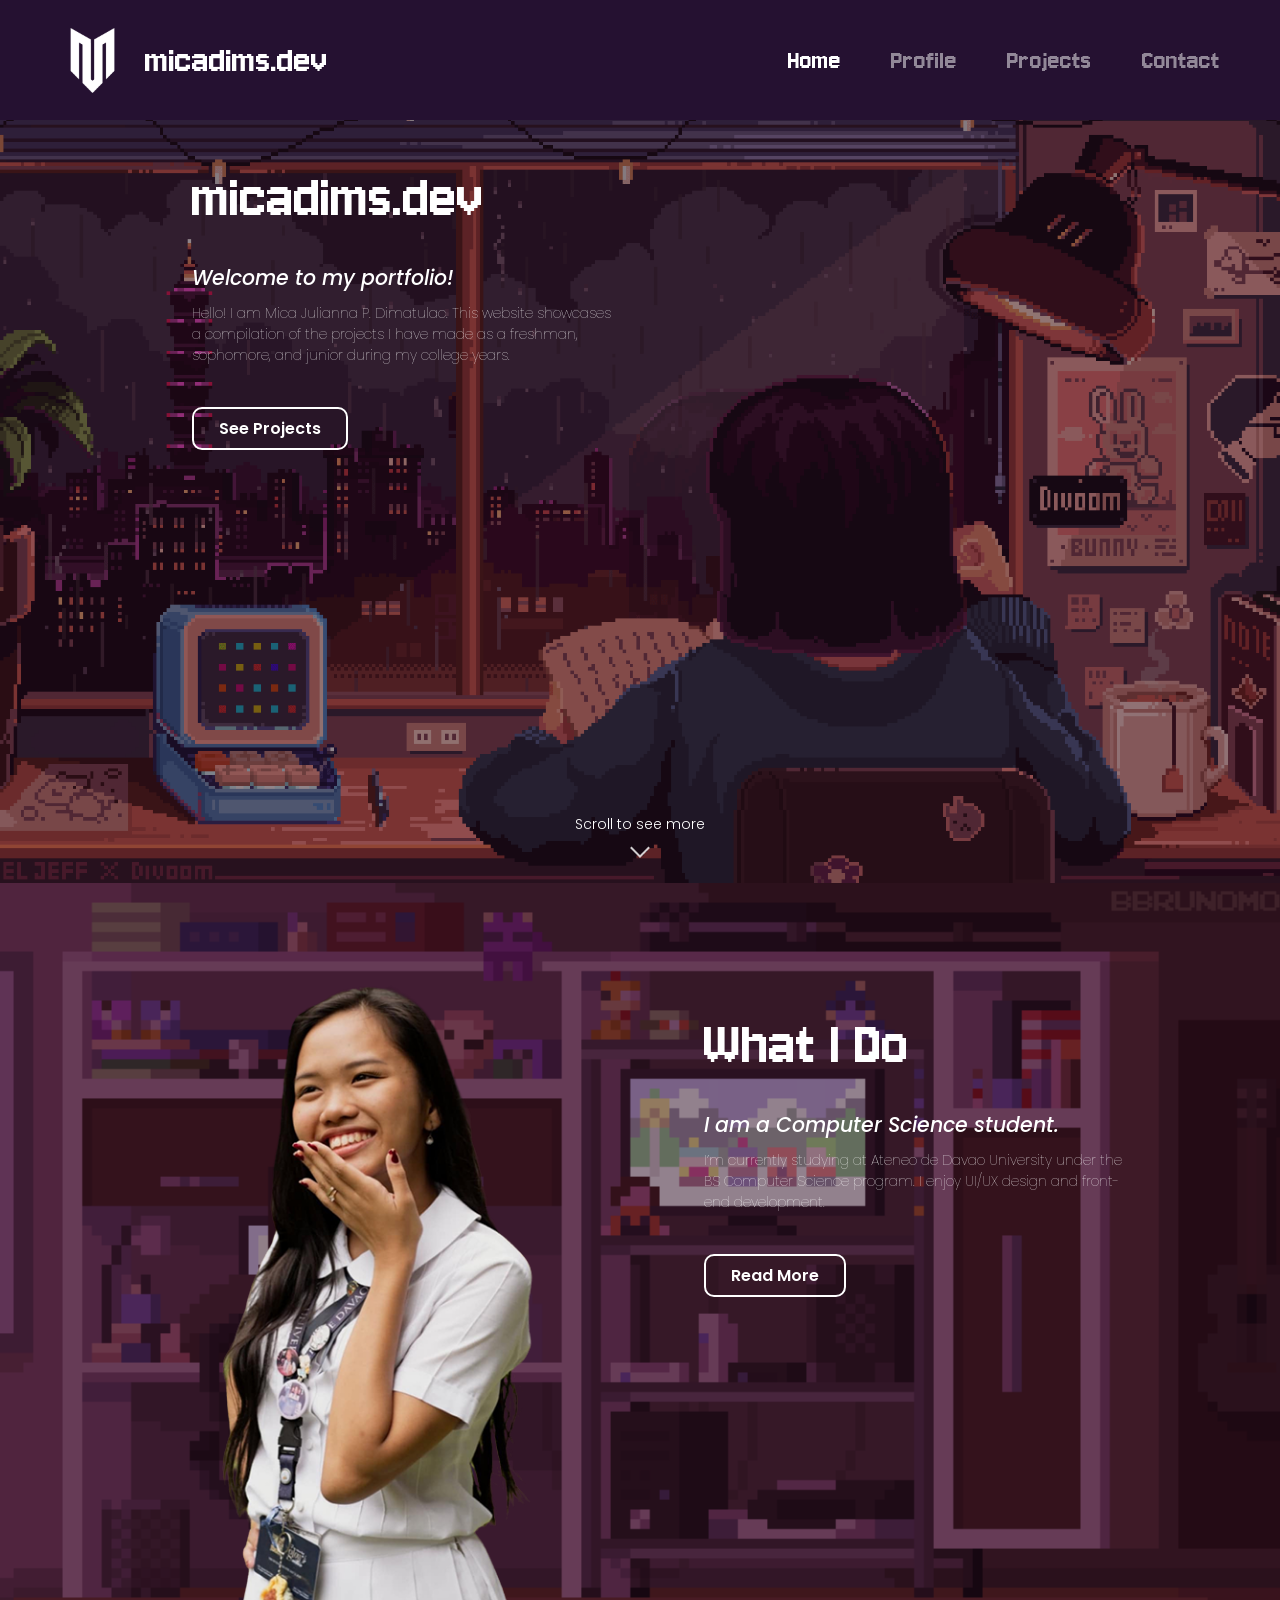
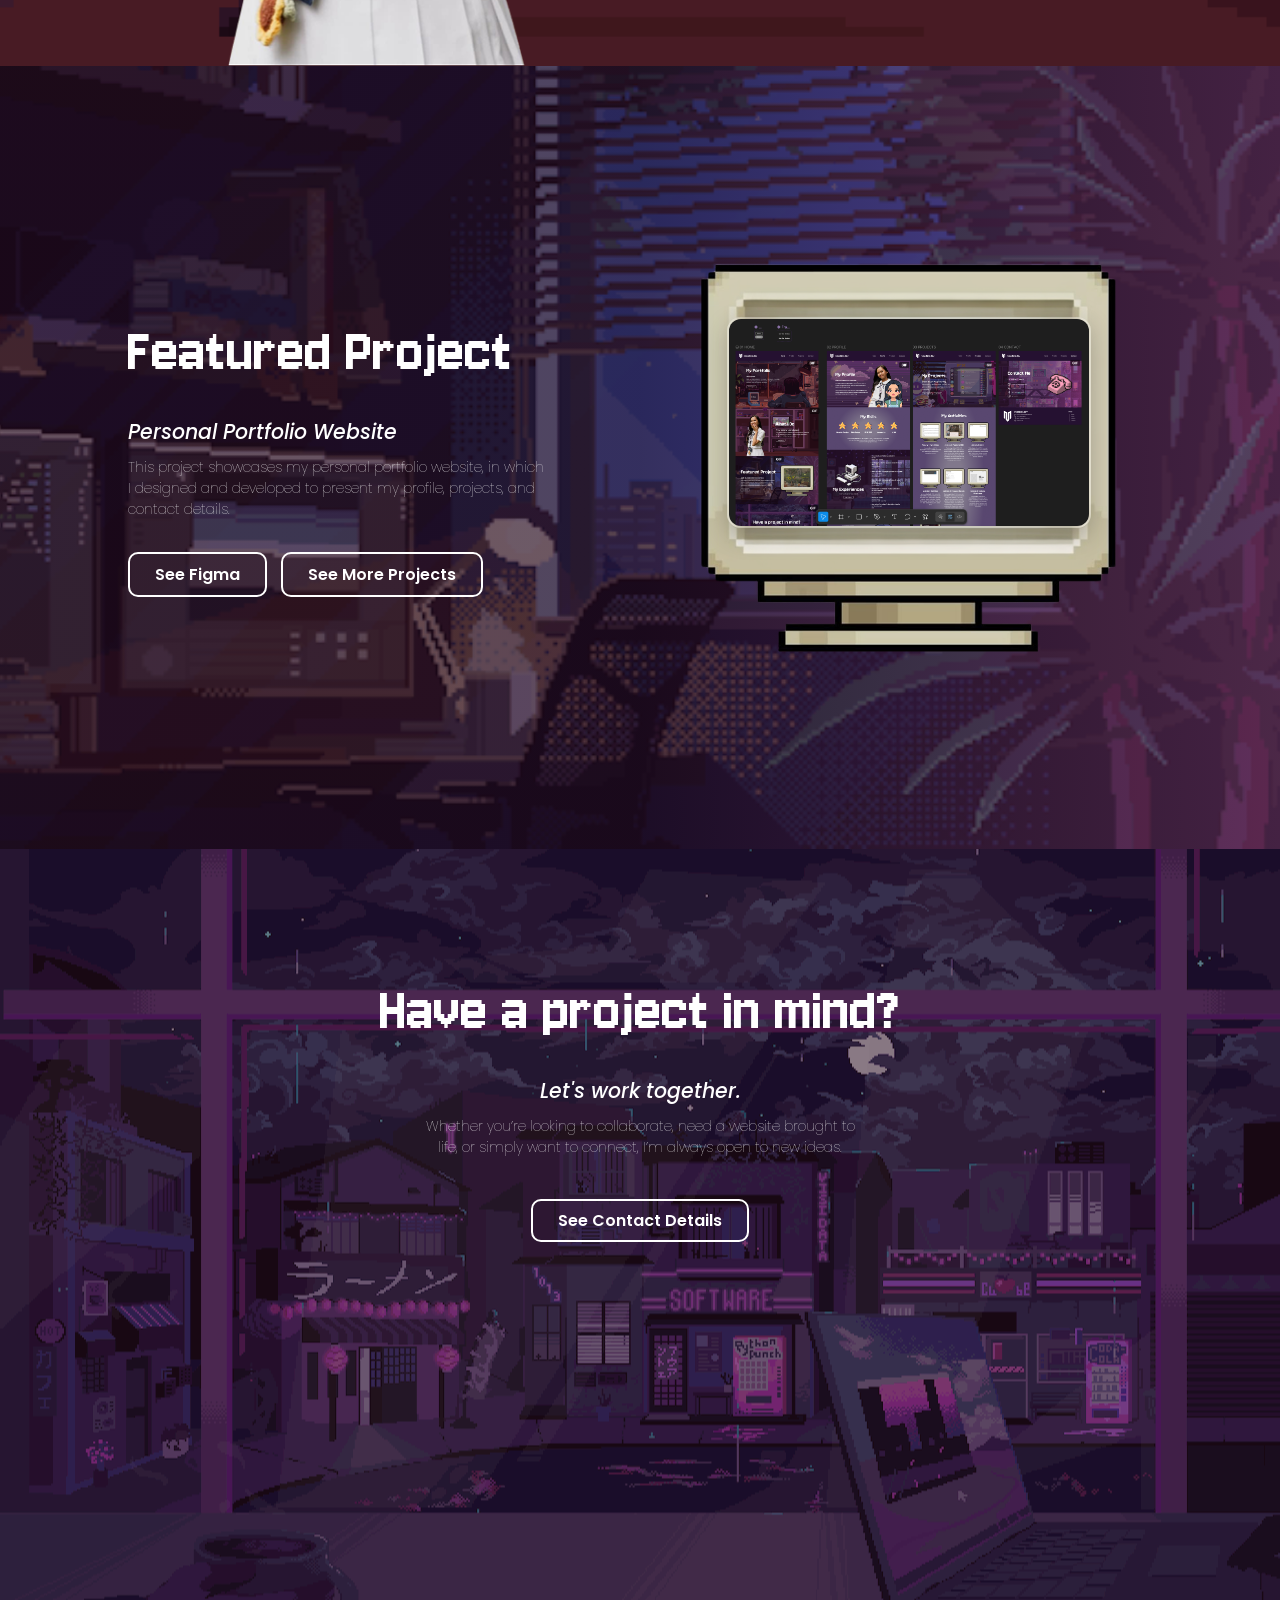
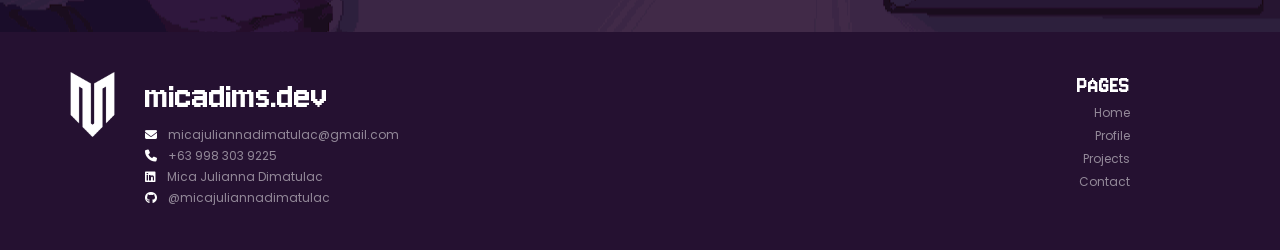
<file: index.html>
<!DOCTYPE html>
<html lang="en">
<head>
    <meta charset="UTF-8">
    <meta name="viewport" content="width=device-width, initial-scale=1.0">
    <title>Home | micadims.dev</title>
    <link rel="icon" type="png" href="logo.png" />

    <link rel="stylesheet" href="global.css" />
    <link rel="stylesheet" href="styles.css" />
    <link rel="stylesheet" href="navbar.css" />
    <link rel="stylesheet" href="footer.css" />
    <link rel="stylesheet" href="home.css" />
    <link href="https://fonts.googleapis.com/css2?family=Jersey+10&display=swap" rel="stylesheet">
    <link href="https://fonts.googleapis.com/css2?family=Poppins:wght@300;400;500;600;700&display=swap" rel="stylesheet">
    <link rel="stylesheet" href="https://cdnjs.cloudflare.com/ajax/libs/font-awesome/6.4.2/css/all.min.css" />

</head>

<body>
    <div class = "navbar">
        <div class = "navbar-left">
            <img src = "logo.png" alt = "logo">
            <text>micadims.dev</text>
        </div>

        <div class="navbar-right-links">
            <a href="index.html" class="active">Home</a>
            <a href="profile.html">Profile</a>
            <a href="project.html">Projects</a>
            <a href="contact.html">Contact</a>
        </div>
    </div>

    <div id="backToTopContainer">
        <button id="backToTop">↑</button>
        <span id="backToTopText">Back to Top</span>
    </div>

    <div class="home-block-1">
        <div class="home-block-1-overlay"></div>

        <div class="home-block-1-content">
            <div class="home-block-1-header">
                <span>micadims.dev</span>
            </div>

            <div class="home-block-1-subheader">
                <span>Welcome to my portfolio!</span>
            </div>

            <div class="home-block-1-text">
                <span>Hello! I am Mica Julianna P. Dimatulac. This website showcases a compilation of the projects I have made 
                    as a freshman, sophomore, and junior during my college years.</span>
            </div>
            
            <a href="project.html" class="home-button-1">See Projects</a>
        </div>

        <div class="scroll-indicator">
            <span>Scroll to see more</span>
            <div class="scroll-arrow"></div>
        </div>
    </div>

    <div class = "home-block-2">
        <div class="home-block-2-overlay"></div>

        <div class="home-block-2-mica">
            <img src="home-mica.png" alt="pc" class="home-mica">
        </div>

        <div class="home-block-2-content">
            <div class = "home-block-2-header">
                <span>What I Do</span>
            </div>

            <div class = "home-block-2-subheader">
                <span>I am a Computer Science student.</span>
            </div>

            <div class="home-block-2-text">
                <span>I’m currently studying at Ateneo de Davao University under the BS Computer Science program.
                        I enjoy UI/UX design and front-end development.</span>
            </div>
            
            <a href="profile.html" class="home-button-2">Read More</a>
        </div>
    </div>

    <div class="home-block-3">
        <div class="home-block-3-overlay"></div>

        <div class="home-block-3-content">
            <div class="home-block-3-header">
                <span>Featured Project</span>
            </div>

            <div class="home-block-3-subheader">
                <span>Personal Portfolio Website</span>
            </div>

            <div class="home-block-3-text">
                <span>
                    This project showcases my personal portfolio website, in which I 
                    designed and developed
                    to present my profile, projects, and contact details.
                </span>
            </div>

            <div class="home-block-3-buttons">
                <a href="https://www.figma.com/design/jcM5hNrDkIthTMTZiePSK4/Activity7_Dimatulac?node-id=0-1&t=RMmHstFVgA3lNBFM-1" class="home-button-3" target="_blank" rel="noopener noreferrer">See Figma</a>
                <a href="project.html" class="home-button-3-alt">See More Projects</a>
            </div>
        </div>

        <div class="home-block-3-pc">
            <div class="home-block-3-visuals">
                <div class="home-figma-thumb-wrap">
                    <img src="portfolio-figma-thumb.png" alt="Portfolio Figma Thumbnail" class="home-figma-thumb">
                </div>

                <img src="home-pc.png" alt="Portfolio Website Preview" class="home-pc">
            </div>
        </div>
    </div>

    <div class = "home-block-4">
        <div class="home-block-4-overlay"></div>

        <div class="home-block-4-content">
            <div class = "home-block-4-header">
                <span>Have a project in mind?</span>
            </div>

            <div class = "home-block-4-subheader">
                <span>Let's work together.</span>
            </div>

            <div class="home-block-4-text">
                <span>Whether you’re looking to collaborate, need a website brought to life, or simply want to connect, I’m always open
                     to new ideas.</span>
            </div>
            
            <a href="contact.html" class="home-button-4">See Contact Details</a>
        </div>
    </div>

    <footer class="footer">
        <div class="footer-left">
            <img src="logo.png" alt="logo">
                <div class="footer-info">
                    <span>micadims.dev</span>
                        <!-- Email -->
                        <a href="mailto:micajuliannadimatulac@gmail.com" target="_blank" rel="noopener noreferrer">
                            <p><i class="fas fa-envelope"></i> micajuliannadimatulac@gmail.com</p>
                        </a>

                        <!-- Phone -->
                        <a href="tel:+639983039225">
                            <p><i class="fas fa-phone"></i> +63 998 303 9225</p>
                        </a>

                        <a href="https://linkedin.com/in/micajuliannadimatulac" target="_blank" rel="noopener noreferrer">
                            <p><i class="fab fa-linkedin"></i> Mica Julianna Dimatulac</p>
                        </a>

                        <a href="https://github.com/micajuliannadimatulac" target="_blank" rel="noopener noreferrer">
                            <p><i class="fab fa-github"></i> @micajuliannadimatulac</p>
                        </a>
                </div>

        </div>

        <div class="footer-right">
            <p>PAGES</p>
            <a href="index.html">Home</a>
            <a href="profile.html">Profile</a>
            <a href="project.html">Projects</a>
            <a href="contact.html">Contact</a>
        </div>
    </footer>



    <script>
        const backToTopContainer = document.getElementById("backToTopContainer");

        function toggleBackToTop() {
            if (window.scrollY > 100) {
                backToTopContainer.classList.add("show");
            } else {
                backToTopContainer.classList.remove("show");
            }
        }

        // Check scroll on page load
        toggleBackToTop();

        // Check scroll when scrolling
        window.addEventListener("scroll", toggleBackToTop);

        // Smooth scroll to top
        document.getElementById("backToTop").addEventListener("click", () => {
            window.scrollTo({ top: 0, behavior: "smooth" });
        });

        // When page loads, add fade-in class
        window.addEventListener("load", function() {
            document.body.classList.add("fade-in");
        });
    </script>

</body>

</html>
</file>
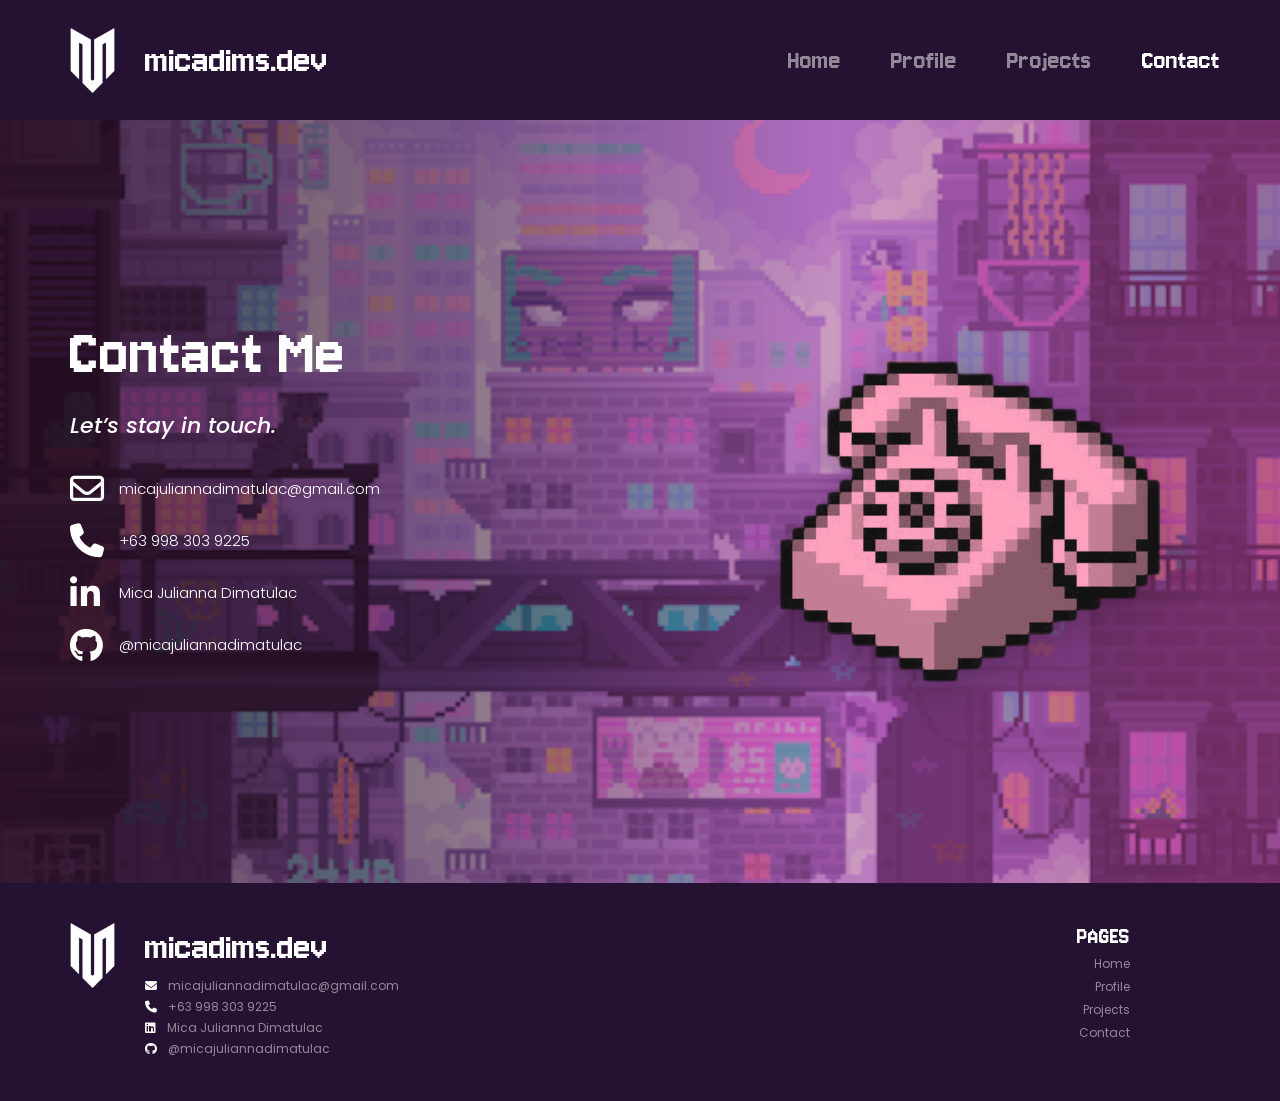
<file: contact.html>
<!DOCTYPE html>
<html lang="en">
<head>
    <meta charset="UTF-8">
    <meta name="viewport" content="width=device-width, initial-scale=1.0">
    <title>Contact | micadims.dev</title>
    <link rel="icon" type="png" href="logo.png" />

    <link rel="stylesheet" href="global.css" />
    <link rel="stylesheet" href="styles.css" />
    <link rel="stylesheet" href="navbar.css" />
    <link rel="stylesheet" href="footer.css" />
    <link rel="stylesheet" href="contact.css" />

    <link href="https://fonts.googleapis.com/css2?family=Jersey+10&display=swap" rel="stylesheet">
    <link href="https://fonts.googleapis.com/css2?family=Poppins:wght@300;400;500;600;700&display=swap" rel="stylesheet">
    <link rel="stylesheet" href="https://cdnjs.cloudflare.com/ajax/libs/font-awesome/6.4.2/css/all.min.css" />
</head>

<body>
    <div class="navbar">
        <div class="navbar-left">
            <img src="logo.png" alt="logo">
            <text>micadims.dev</text>
        </div>

        <div class="navbar-right-links">
            <a href="index.html">Home</a>
            <a href="profile.html">Profile</a>
            <a href="project.html">Projects</a>
            <a href="contact.html" class="active">Contact</a>
        </div>
    </div>

    <div id="backToTopContainer">
        <button id="backToTop">↑</button>
        <span id="backToTopText">Back to Top</span>
    </div>

    <section class="contact-block-1">
        <div class="contact-block-1-overlay"></div>

        <div class="contact-block-1-content">
            <div class="contact-block-1-left">
                <div class="contact-block-1-header">
                    <span>Contact Me</span>
                </div>

                <div class="contact-block-1-subheader">
                    <span>Let’s stay in touch.</span>
                </div>

                <div class="contact-links">
                    <a href="mailto:micajuliannadimatulac@gmail.com" target="_blank" rel="noopener noreferrer" class="contact-item">
                        <i class="fa-regular fa-envelope"></i>
                        <span> micajuliannadimatulac@gmail.com</span>
                    </a>

                    <a href="tel:+639983039225" class="contact-item">
                        <i class="fa-solid fa-phone"></i>
                        <span> +63 998 303 9225</span>
                    </a>

                    <a href="https://linkedin.com/in/micajuliannadimatulac" target="_blank" rel="noopener noreferrer" class="contact-item">
                        <i class="fa-brands fa-linkedin-in"></i>
                        <span> Mica Julianna Dimatulac</span>
                    </a>

                    <a href="https://github.com/micajuliannadimatulac" target="_blank" rel="noopener noreferrer" class="contact-item">
                        <i class="fa-brands fa-github"></i>
                        <span> @micajuliannadimatulac</span>
                    </a>
                </div>
            </div>

            <div class="contact-block-1-right">
                <img src="contact-phone.png" alt="Pixel phone" class="contact-phone">
            </div>
        </div>
    </section>

    <footer class="footer">
        <div class="footer-left">
            <img src="logo.png" alt="logo">
            <div class="footer-info">
                <span>micadims.dev</span>

                <a href="mailto:micajuliannadimatulac@gmail.com" target="_blank" rel="noopener noreferrer">
                    <p><i class="fas fa-envelope"></i> micajuliannadimatulac@gmail.com</p>
                </a>

                <a href="tel:+639983039225">
                    <p><i class="fas fa-phone"></i> +63 998 303 9225</p>
                </a>

                <a href="https://linkedin.com/in/micajuliannadimatulac" target="_blank" rel="noopener noreferrer">
                    <p><i class="fab fa-linkedin"></i> Mica Julianna Dimatulac</p>
                </a>

                <a href="https://github.com/micajuliannadimatulac" target="_blank" rel="noopener noreferrer">
                    <p><i class="fab fa-github"></i> @micajuliannadimatulac</p>
                </a>
            </div>
        </div>

        <div class="footer-right">
            <p>PAGES</p>
            <a href="index.html">Home</a>
            <a href="profile.html">Profile</a>
            <a href="project.html">Projects</a>
            <a href="contact.html">Contact</a>
        </div>
    </footer>

    <script>
        window.addEventListener("load", function () {
            document.body.classList.add("fade-in");
        });
    </script>

    <script>
    const backToTopContainer = document.getElementById("backToTopContainer");

    function toggleBackToTop() {
        if (window.scrollY > 100) {
            backToTopContainer.classList.add("show");
        } else {
            backToTopContainer.classList.remove("show");
        }
    }

    toggleBackToTop();
    window.addEventListener("scroll", toggleBackToTop);

    document.getElementById("backToTop").addEventListener("click", () => {
        window.scrollTo({ top: 0, behavior: "smooth" });
    });

    window.addEventListener("load", function () {
        document.body.classList.add("fade-in");
    });
</script>
</body>
</html>
</file>
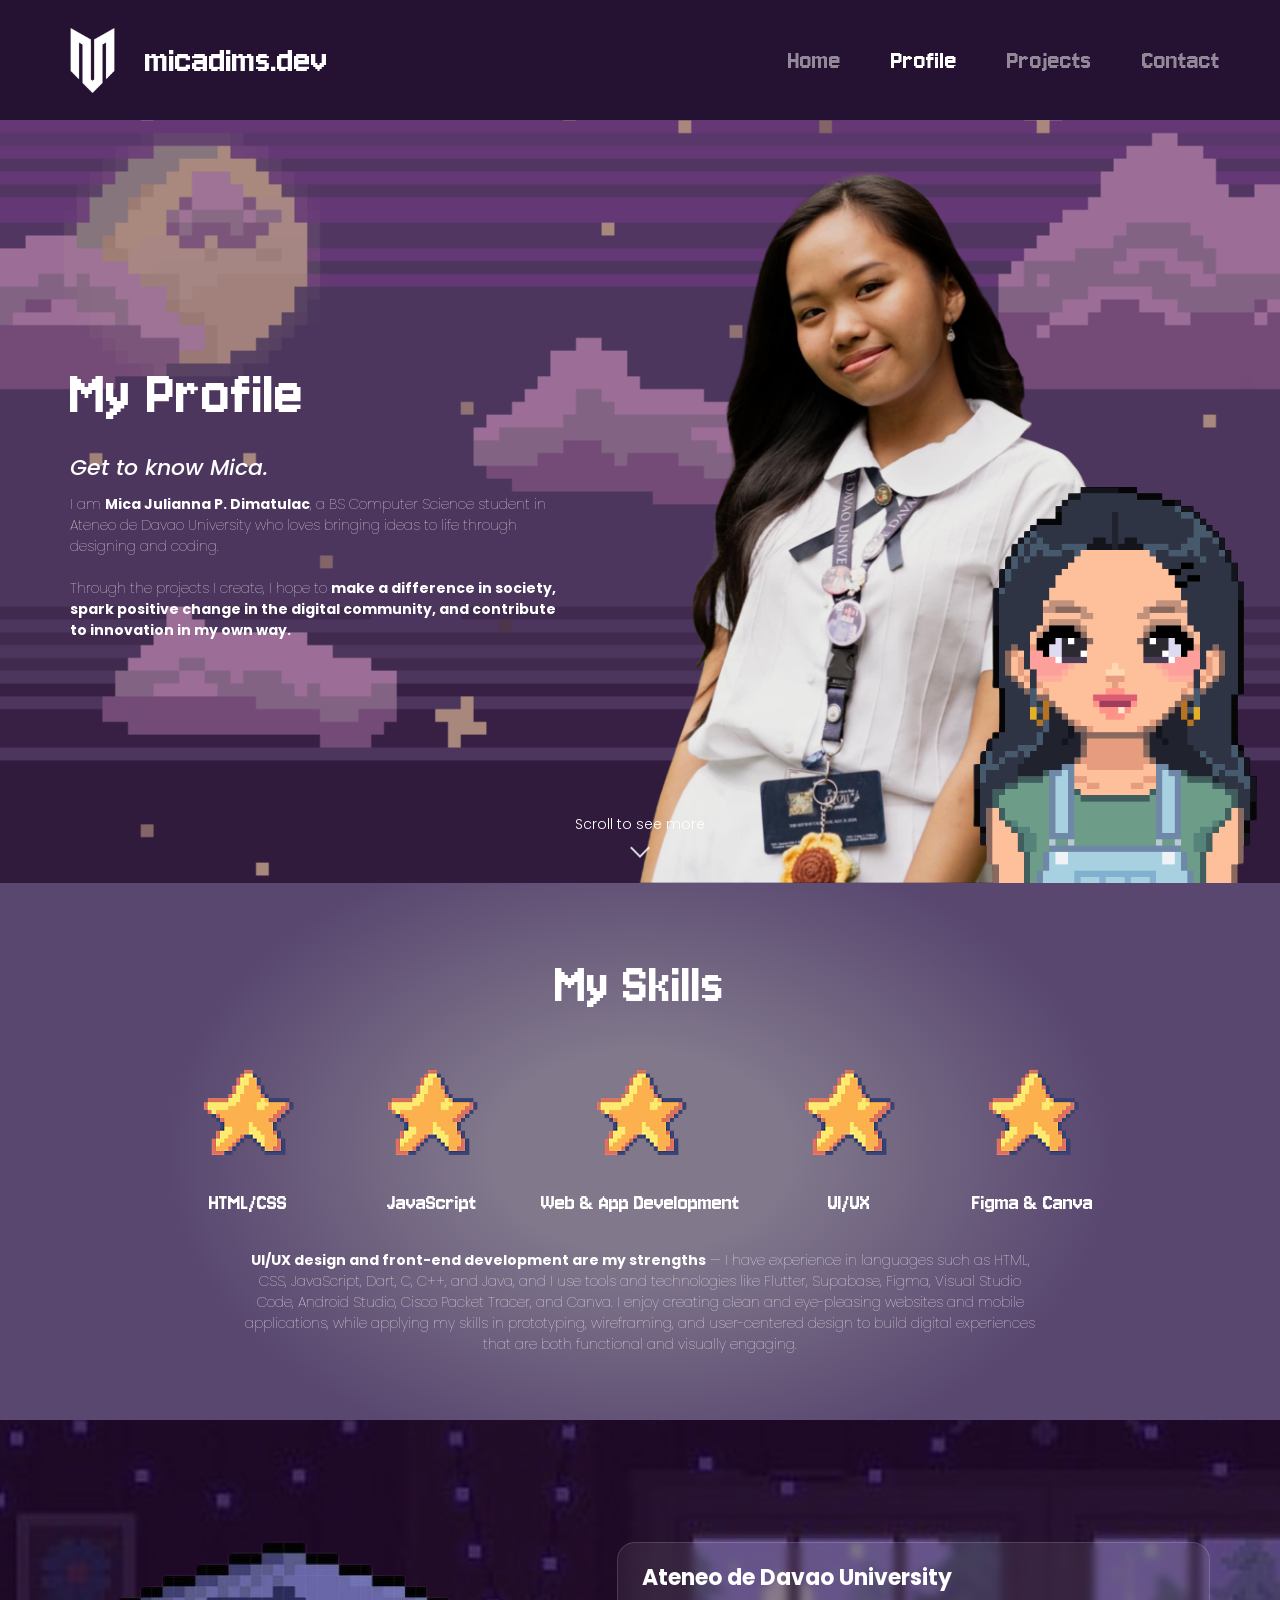
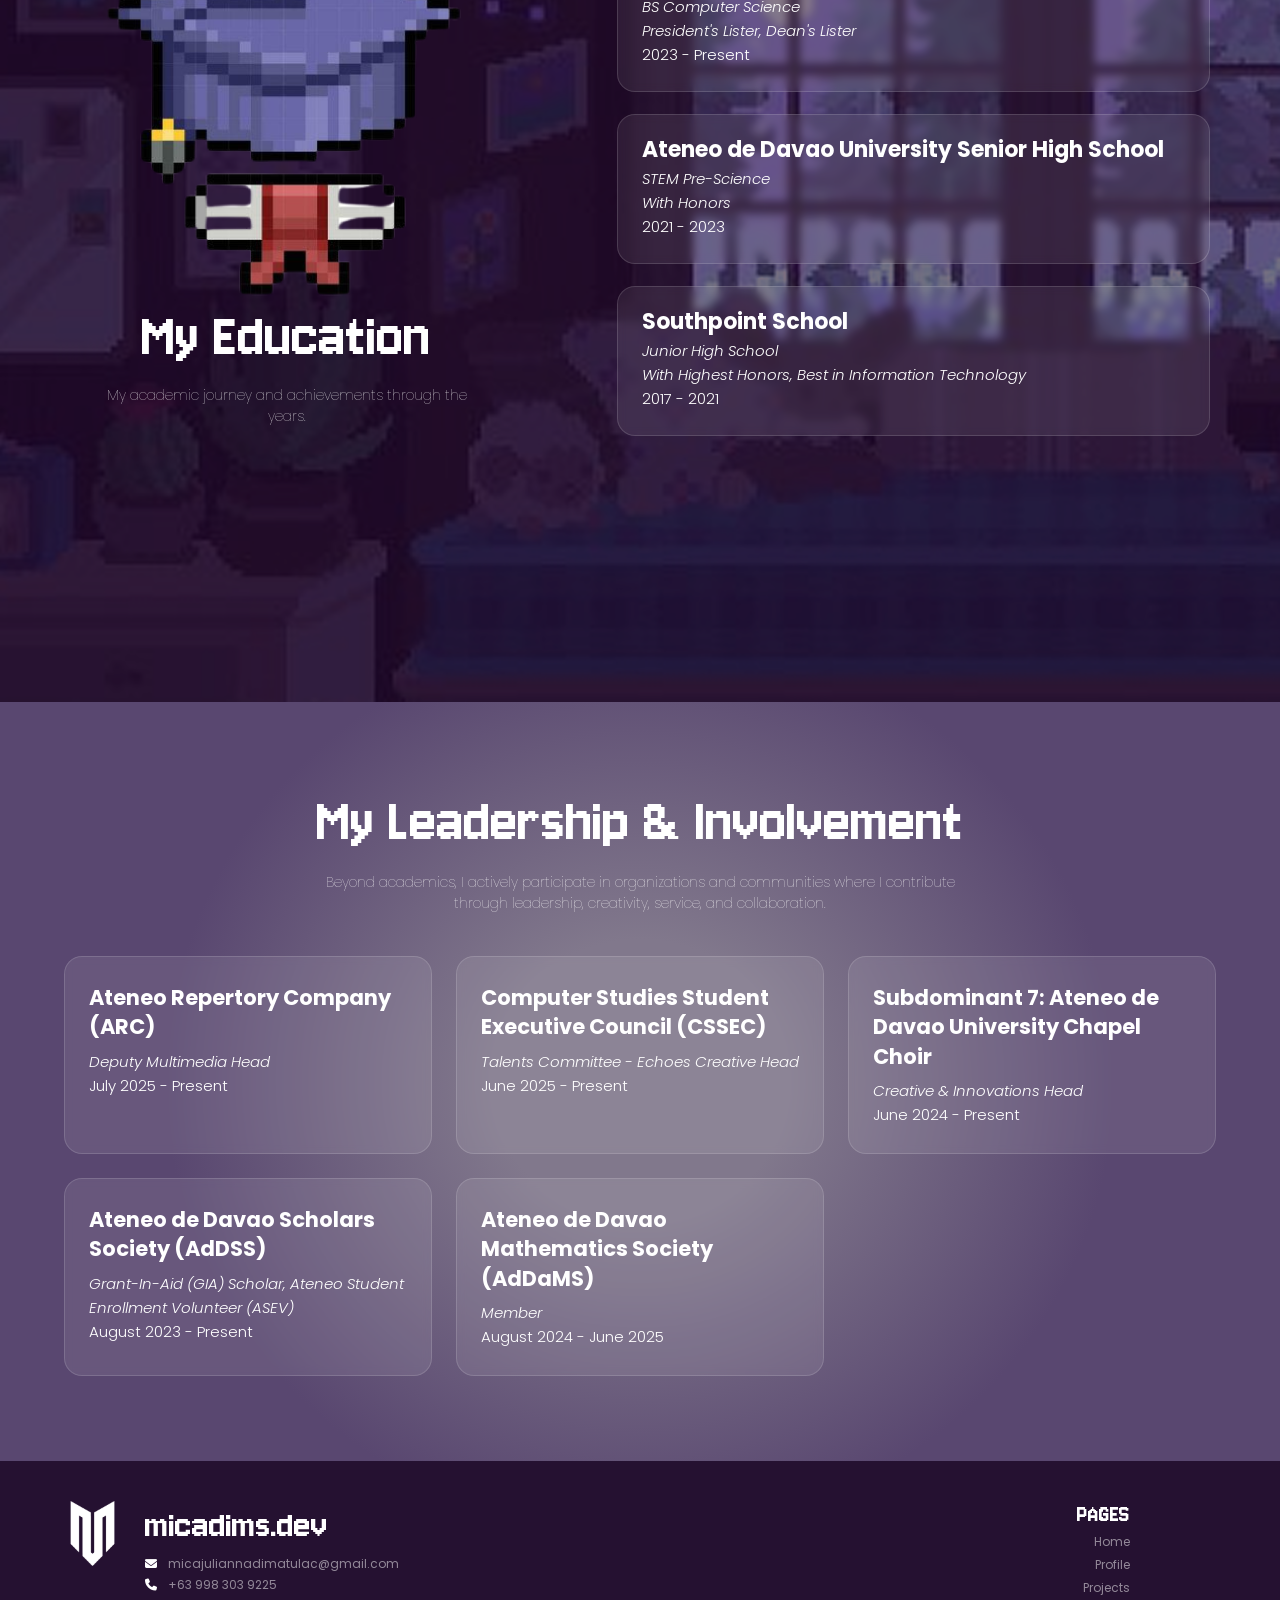
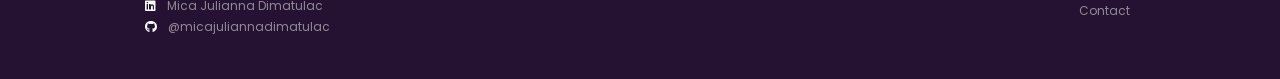
<file: profile.html>
<!-- profile.html -->
<!DOCTYPE html>
<html lang="en">
<head>
    <meta charset="UTF-8">
    <meta name="viewport" content="width=device-width, initial-scale=1.0">
    <title>Profile | micadims.dev</title>
    <link rel="icon" type="png" href="logo.png" />

    <link rel="stylesheet" href="global.css" />
    <link rel="stylesheet" href="styles.css" />
    <link rel="stylesheet" href="navbar.css" />
    <link rel="stylesheet" href="footer.css" />
    <link rel="stylesheet" href="profile.css" />

    <link href="https://fonts.googleapis.com/css2?family=Jersey+10&display=swap" rel="stylesheet">
    <link href="https://fonts.googleapis.com/css2?family=Poppins:wght@300;400;500;600;700&display=swap" rel="stylesheet">
    <link rel="stylesheet" href="https://cdnjs.cloudflare.com/ajax/libs/font-awesome/6.4.2/css/all.min.css" />
</head>

<body>
    <div class="navbar">
        <div class="navbar-left">
            <img src="logo.png" alt="logo">
            <text>micadims.dev</text>
        </div>

        <div class="navbar-right-links">
            <a href="index.html">Home</a>
            <a href="profile.html" class="active">Profile</a>
            <a href="project.html">Projects</a>
            <a href="contact.html">Contact</a>
        </div>
    </div>

    <div id="backToTopContainer">
        <button id="backToTop">↑</button>
        <span id="backToTopText">Back to Top</span>
    </div>

    <!-- HERO -->
    <section class="profile-block-1">
        <div class="profile-block-1-overlay"></div>

        <div class="profile-block-1-content">
            <div class="profile-block-1-text-side">
                <div class="profile-block-1-header">
                    <span>My Profile</span>
                </div>

                <div class="profile-block-1-subheader">
                    <span>Get to know Mica.</span>
                </div>

                <div class="profile-block-1-text">
                    <span>
                        I am <b>Mica Julianna P. Dimatulac</b>, a BS Computer Science
                        student in Ateneo de Davao University who loves bringing
                        ideas to life through designing and coding.
                        <br><br>
                        Through the projects I create, I hope to <b>make a difference in
                        society, spark positive change in the digital community, and
                        contribute to innovation in my own way.</b>
                    </span>
                </div>
            </div>

            <div class="profile-block-1-images">
                <img src="profile-mica.png" alt="Mica" class="profile-mica">
                <img src="profile-avatar.png" alt="Pixel avatar" class="profile-avatar">
            </div>
        </div>

        <div class="scroll-indicator">
            <span>Scroll to see more</span>
            <div class="scroll-arrow"></div>
        </div>
    </section>

    <!-- SKILLS -->
    <section class="profile-block-2">
        <div class="profile-block-2-content">
            <div class="profile-block-2-header">
                <span>My Skills</span>
            </div>

            <div class="stars">
                <div class="star-container">
                    <img src="star.png" alt="star" class="star">
                    <span>HTML/CSS</span>
                </div>

                <div class="star-container">
                    <img src="star.png" alt="star" class="star">
                    <span>JavaScript</span>
                </div>

                <div class="star-container">
                    <img src="star.png" alt="star" class="star">
                    <span>Web & App Development</span>
                </div>

                <div class="star-container">
                    <img src="star.png" alt="star" class="star">
                    <span>UI/UX</span>
                </div>

                <div class="star-container">
                    <img src="star.png" alt="star" class="star">
                    <span>Figma & Canva</span>
                </div>
            </div>

            <div class="profile-block-2-text">
                <span>
                    <b>UI/UX design and front-end development are my strengths</b> — I have 
                    experience in languages such as HTML, CSS, JavaScript, Dart, C, C++, and
                     Java, and I use tools and technologies like Flutter, Supabase, Figma, 
                     Visual Studio Code, Android Studio, Cisco Packet Tracer, and Canva. I 
                     enjoy creating clean and eye-pleasing websites and mobile applications, 
                     while applying my skills in prototyping, wireframing, and user-centered 
                     design to build digital experiences that are both functional and visually 
                     engaging.
                </span>
            </div>
        </div>
    </section>

    <!-- EDUCATION -->
    <section class="profile-block-3">
        <div class="profile-block-3-overlay"></div>

        <div class="profile-block-3-inner">
            <div class="profile-block-3-left">
                <div class="profile-block-3-image-wrap">
                    <img src="profile-cap.png" alt="Graduation cap" class="profile-cap-2">
                </div>

                <div class="profile-block-3-header">
                    <span>My Education</span>
                </div>

                <div class="profile-block-3-small-text">
                    <span>My academic journey and achievements through the years.</span>
                </div>
            </div>

            <div class="profile-block-3-right">
                <div class="education-card-list">
                    <div class="education-card">
                        <h4>Ateneo de Davao University</h4>
                        <p><em>BS Computer Science</em></p>
                        <p><em>President's Lister, Dean's Lister</em></p>
                        <p>2023 - Present</p>
                    </div>

                    <div class="education-card">
                        <h4>Ateneo de Davao University Senior High School</h4>
                        <p><em>STEM Pre-Science</em></p>
                        <p><em>With Honors</em></p>
                        <p>2021 - 2023</p>
                    </div>

                    <div class="education-card">
                        <h4>Southpoint School</h4>
                        <p><em>Junior High School</em></p>
                        <p><em>With Highest Honors, Best in Information Technology</em></p>
                        <p>2017 - 2021</p>
                    </div>
                </div>
            </div>
        </div>
    </section>

    <!-- LEADERSHIP & INVOLVEMENT -->
    <section class="profile-block-4">
        <div class="profile-block-4-inner">
            <div class="profile-block-4-top">
                <div class="profile-block-4-header">
                    <span>My Leadership & Involvement</span>
                </div>

                <div class="profile-block-4-text">
                    <span>
                        Beyond academics, I actively participate in organizations and communities
                        where I contribute through leadership, creativity, service, and collaboration.
                    </span>
                </div>
            </div>

            <div class="leadership-grid">
                <div class="leadership-card">
                    <h4>Ateneo Repertory Company (ARC)</h4>
                    <p><em>Deputy Multimedia Head</em></p>
                    <p>July 2025 - Present</p>
                </div>

                <div class="leadership-card">
                    <h4>Computer Studies Student Executive Council (CSSEC)</h4>
                    <p><em>Talents Committee - Echoes Creative Head</em></p>
                    <p>June 2025 - Present</p>
                </div>

                <div class="leadership-card">
                    <h4>Subdominant 7: Ateneo de Davao University Chapel Choir</h4>
                    <p><em>Creative & Innovations Head</em></p>
                    <p>June 2024 - Present</p>
                </div>

                <div class="leadership-card">
                    <h4>Ateneo de Davao Scholars Society (AdDSS)</h4>
                    <p><em>Grant-In-Aid (GIA) Scholar, Ateneo Student Enrollment Volunteer (ASEV)</em></p>
                    <p>August 2023 - Present</p>
                </div>

                <div class="leadership-card">
                    <h4>Ateneo de Davao Mathematics Society (AdDaMS)</h4>
                    <p><em>Member</em></p>
                    <p>August 2024 - June 2025</p>
                </div>
            </div>
        </div>
    </section>

    <footer class="footer">
        <div class="footer-left">
            <img src="logo.png" alt="logo">
            <div class="footer-info">
                <span>micadims.dev</span>

                <a href="mailto:micajuliannadimatulac@gmail.com" target="_blank" rel="noopener noreferrer">
                    <p><i class="fas fa-envelope"></i> micajuliannadimatulac@gmail.com</p>
                </a>

                <a href="tel:+639983039225">
                    <p><i class="fas fa-phone"></i> +63 998 303 9225</p>
                </a>

                <a href="https://linkedin.com/in/micajuliannadimatulac" target="_blank" rel="noopener noreferrer">
                    <p><i class="fab fa-linkedin"></i> Mica Julianna Dimatulac</p>
                </a>

                <a href="https://github.com/micajuliannadimatulac" target="_blank" rel="noopener noreferrer">
                    <p><i class="fab fa-github"></i> @micajuliannadimatulac</p>
                </a>
            </div>
        </div>

        <div class="footer-right">
            <p>PAGES</p>
            <a href="index.html">Home</a>
            <a href="profile.html">Profile</a>
            <a href="project.html">Projects</a>
            <a href="contact.html">Contact</a>
        </div>
    </footer>

    <script>
        const backToTopContainer = document.getElementById("backToTopContainer");

        function toggleBackToTop() {
            if (window.scrollY > 100) {
                backToTopContainer.classList.add("show");
            } else {
                backToTopContainer.classList.remove("show");
            }
        }

        toggleBackToTop();
        window.addEventListener("scroll", toggleBackToTop);

        document.getElementById("backToTop").addEventListener("click", () => {
            window.scrollTo({ top: 0, behavior: "smooth" });
        });

        window.addEventListener("load", function () {
            document.body.classList.add("fade-in");
        });
    </script>
</body>
</html>
</file>
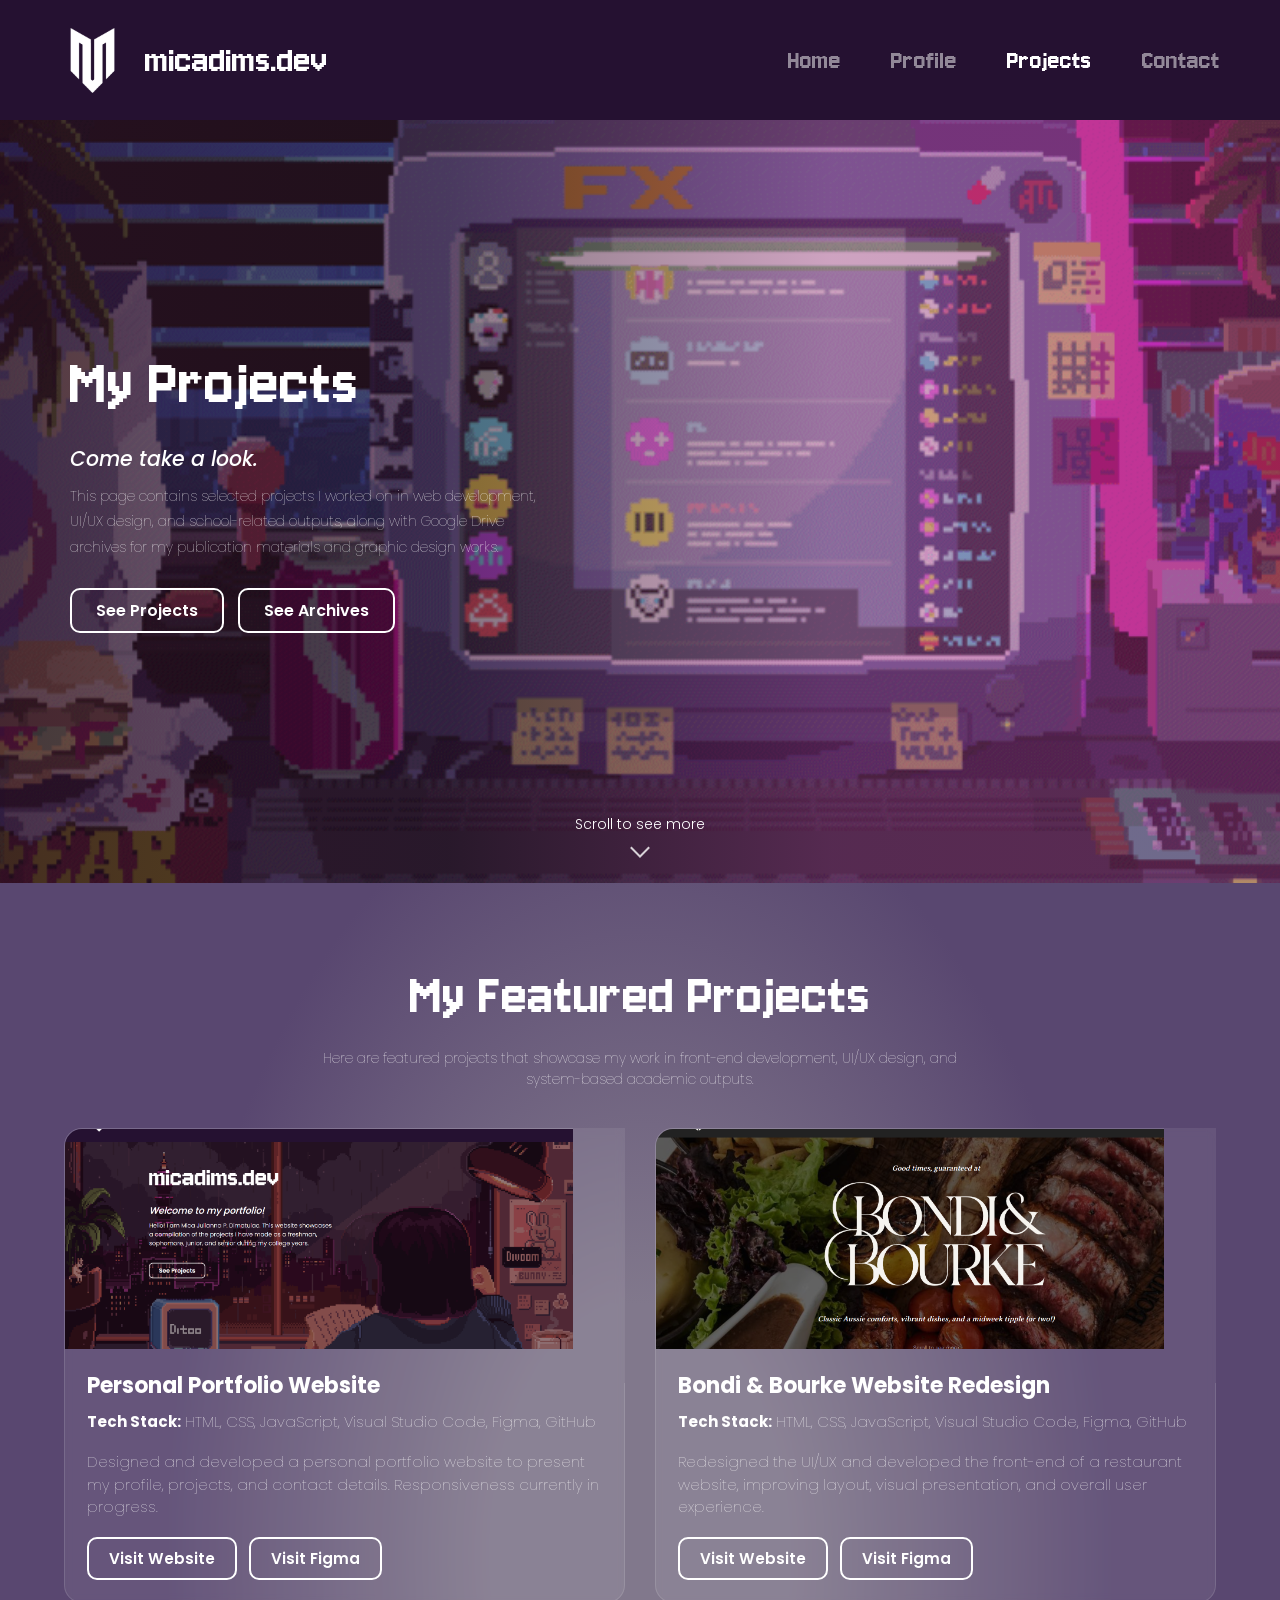
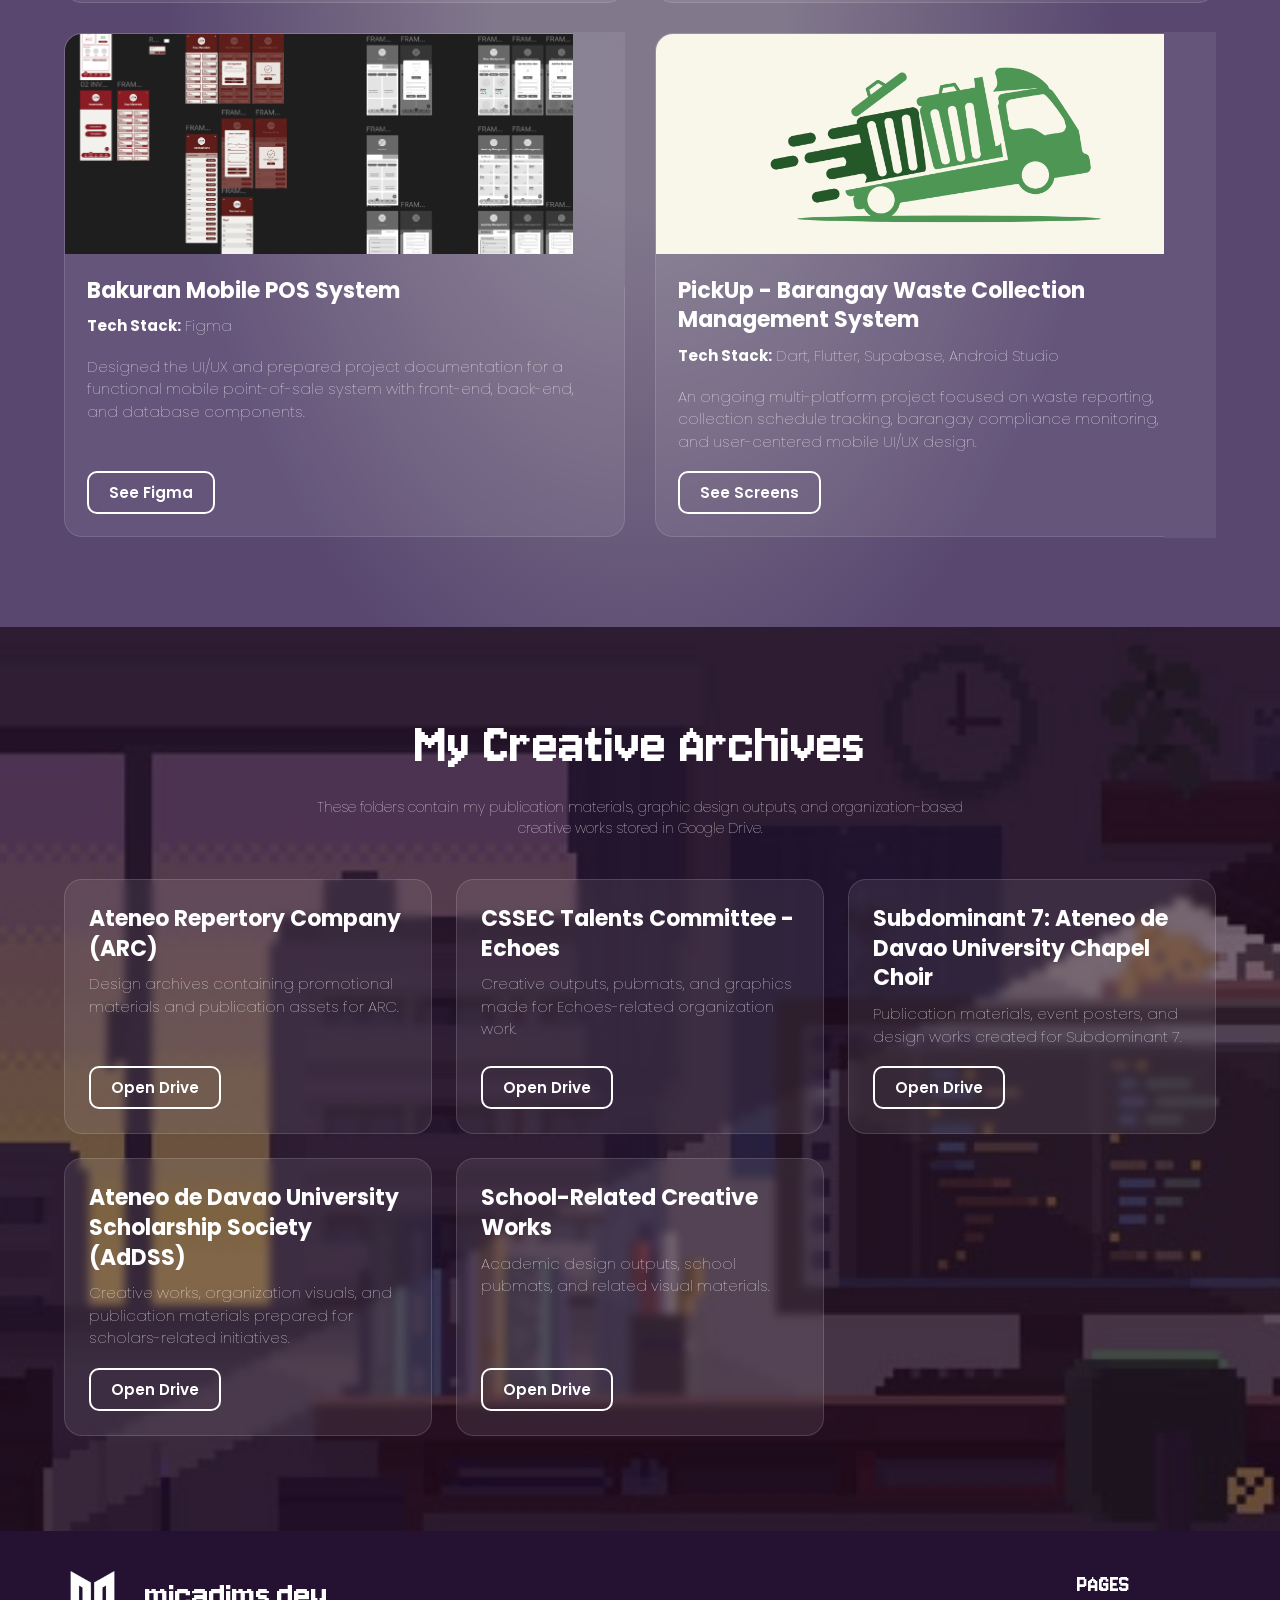
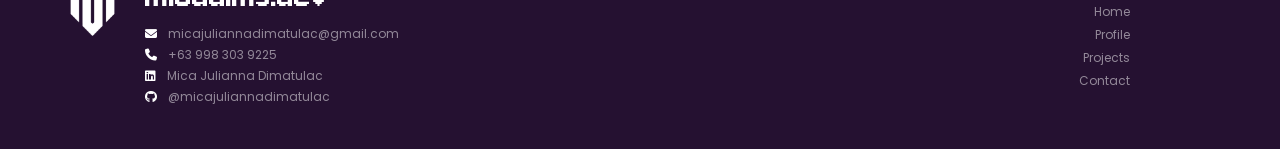
<file: project.html>
<!DOCTYPE html>
<html lang="en">
<head>
    <meta charset="UTF-8">
    <meta name="viewport" content="width=device-width, initial-scale=1.0">
    <title>Projects | micadims.dev</title>
    <link rel="icon" type="png" href="logo.png" />

    <link rel="stylesheet" href="global.css" />
    <link rel="stylesheet" href="styles.css" />
    <link rel="stylesheet" href="navbar.css" />
    <link rel="stylesheet" href="footer.css" />
    <link rel="stylesheet" href="project.css" />

    <link href="https://fonts.googleapis.com/css2?family=Jersey+10&display=swap" rel="stylesheet">
    <link href="https://fonts.googleapis.com/css2?family=Poppins:wght@300;400;500;600;700&display=swap" rel="stylesheet">
    <link rel="stylesheet" href="https://cdnjs.cloudflare.com/ajax/libs/font-awesome/6.4.2/css/all.min.css" />
</head>

<body>
    <div class="navbar">
        <div class="navbar-left">
            <img src="logo.png" alt="logo">
            <text>micadims.dev</text>
        </div>

        <div class="navbar-right-links">
            <a href="index.html">Home</a>
            <a href="profile.html">Profile</a>
            <a href="project.html" class="active">Projects</a>
            <a href="contact.html">Contact</a>
        </div>
    </div>

    <div id="backToTopContainer">
        <button id="backToTop">↑</button>
        <span id="backToTopText">Back to Top</span>
    </div>

    <!-- HERO -->
    <section class="project-block-1">
        <div class="project-block-1-overlay"></div>

        <div class="project-block-1-content">
            <div class="project-block-1-text-side">
                <div class="project-block-1-header">
                    <span>My Projects</span>
                </div>

                <div class="project-block-1-subheader">
                    <span>Come take a look.</span>
                </div>

                <div class="project-block-1-text">
                    <span>
                        This page contains selected projects I worked on in web development,
                        UI/UX design, and school-related outputs, along with Google Drive archives
                        for my publication materials and graphic design works.
                    </span>
                </div>

                <div class="project-block-1-buttons">
                    <a href="#featured-projects" class="project-button-1">See Projects</a>
                    <a href="#creative-archives" class="project-button-2">See Archives</a>
                </div>
            </div>
        </div>

        <div class="scroll-indicator">
            <span>Scroll to see more</span>
            <div class="scroll-arrow"></div>
        </div>
    </section>

    <!-- FEATURED PROJECTS -->
    <section id="featured-projects" class="project-block-2">
        <div class="project-block-2-content">
            <div class="project-block-2-header">
                <span>My Featured Projects</span>
            </div>

            <div class="project-block-2-text">
                <span>
                    Here are featured projects that showcase my work in front-end development,
                    UI/UX design, and system-based academic outputs.
                </span>
            </div>

            <div class="project-card-grid">
                <!-- 1 -->
                    <div class="project-card">
                        <div class="project-card-thumbnail">
                            <img src="project-thumb-1.png" alt="Portfolio Website Thumbnail">
                        </div>
                        <div class="project-card-body">
                            <h3>Personal Portfolio Website</h3>
                            <p>
                                <b>Tech Stack:</b> HTML, CSS, JavaScript, Visual Studio Code, Figma, GitHub
                            </p>
                            <p>
                                Designed and developed a personal portfolio website to present my profile, projects, and contact details.
                                Responsiveness currently in progress.
                            </p>

                            <div class="project-card-buttons">
                                <a href="https://micajuliannadimatulac.github.io/portfolio/"
                                class="project-card-button"
                                target="_blank"
                                rel="noopener noreferrer">Visit Website</a>

                                <a href="https://www.figma.com/design/jcM5hNrDkIthTMTZiePSK4/Activity7_Dimatulac?node-id=0-1&t=RMmHstFVgA3lNBFM-1"
                                class="project-card-button"
                                target="_blank"
                                rel="noopener noreferrer">Visit Figma</a>
                            </div>
                        </div>
                    </div>

                    <!-- 2 -->
                    <div class="project-card">
                        <div class="project-card-thumbnail">
                            <img src="project-thumb-2.png" alt="Bondi and Bourke Website Thumbnail">
                        </div>
                        <div class="project-card-body">
                            <h3>Bondi & Bourke Website Redesign</h3>
                            <p>
                                <b>Tech Stack:</b> HTML, CSS, JavaScript, Visual Studio Code, Figma, GitHub
                            </p>
                            <p>
                                Redesigned the UI/UX and developed the front-end of a restaurant
                                 website, improving layout, visual presentation, and overall user
                                  experience.
                            </p>

                            <div class="project-card-buttons">
                                <a href="https://micajuliannadimatulac.github.io/bondiandbourke/"
                                class="project-card-button"
                                target="_blank"
                                rel="noopener noreferrer">Visit Website</a>

                                <a href="https://www.figma.com/design/tycD124auLgGCftxQHr7a1/Cudal-Dimatulac?t=TMb0MMnrdMX41FFk-1"
                                class="project-card-button"
                                target="_blank"
                                rel="noopener noreferrer">Visit Figma</a>
                            </div>
                        </div>
                    </div>

                <!-- 3 -->
                <div class="project-card">
                    <div class="project-card-thumbnail">
                        <img src="project-thumb-3.png" alt="Bakuran Mobile POS System Thumbnail">
                    </div>
                    <div class="project-card-body">
                        <h3>Bakuran Mobile POS System</h3>
                        <p>
                            <b>Tech Stack:</b> Figma
                        </p>
                        <p>
                            Designed the UI/UX and prepared project documentation for a
                            functional mobile point-of-sale system with front-end,
                            back-end, and database components.
                        </p>
                        <a href="https://www.figma.com/design/0hMKn8X9uDV11wVckfvDxj/Untitled?node-id=0-1&t=TMb0MMnrdMX41FFk-1" class="project-card-button" target="_blank" rel="noopener noreferrer">See Figma</a>
                    </div>
                </div>

                <!-- 4 -->
                <div class="project-card">
                    <div class="project-card-thumbnail">
                        <img src="project-thumb-4.png" alt="PickUp App Thumbnail">
                    </div>
                    <div class="project-card-body">
                        <h3>PickUp - Barangay Waste Collection Management System</h3>
                        <p>
                            <b>Tech Stack:</b> Dart, Flutter, Supabase, Android Studio
                        </p>
                        <p>
                            An ongoing multi-platform project focused on waste reporting,
                            collection schedule tracking, barangay compliance monitoring,
                            and user-centered mobile UI/UX design.
                        </p>
                        <a href="https://drive.google.com/drive/folders/1qF_71C1CMU1ITaa1inlIdL9vpI3UEe9A?usp=sharing" class="project-card-button" target="_blank" rel="noopener noreferrer">See Screens</a>
                    </div>
                </div>
            </div>
        </div>
    </section>

    <!-- CREATIVE ARCHIVES -->
    <section id="creative-archives" class="project-block-3">
        <div class="project-block-3-overlay"></div>

        <div class="project-block-3-content">
            <div class="project-block-3-header">
                <span>My Creative Archives</span>
            </div>

            <div class="project-block-3-text">
                <span>
                    These folders contain my publication materials, graphic design outputs,
                    and organization-based creative works stored in Google Drive.
                </span>
            </div>

            <div class="archive-grid">
                <div class="archive-card">
                    <h3>Ateneo Repertory Company (ARC)</h3>
                    <p>Design archives containing promotional materials and publication assets for ARC.</p>
                    <a href="https://drive.google.com/drive/folders/1rL1Lf9IIuYNDjVteTISpHpG_1wBDMzHC?usp=sharing" class="archive-button" target="_blank" rel="noopener noreferrer">Open Drive</a>
                </div>

                <div class="archive-card">
                    <h3>CSSEC Talents Committee - Echoes</h3>
                    <p>Creative outputs, pubmats, and graphics made for Echoes-related organization work.</p>
                    <a href="https://drive.google.com/drive/folders/15UbkzCf2S3D0E22XPoJTuoYhy9xSyrJI?usp=sharing" class="archive-button" target="_blank" rel="noopener noreferrer">Open Drive</a>
                </div>

                <div class="archive-card">
                    <h3>Subdominant 7: Ateneo de Davao University Chapel Choir</h3>
                    <p>Publication materials, event posters, and design works created for Subdominant 7.</p>
                    <a href="https://drive.google.com/drive/folders/1g9Hd5CB7tXEdS3LAiOzMU4LtghkdHsGV?usp=sharing" class="archive-button" target="_blank" rel="noopener noreferrer">Open Drive</a>
                </div>

                <div class="archive-card">
                    <h3>Ateneo de Davao University Scholarship Society (AdDSS)</h3>
                    <p>Creative works, organization visuals, and publication materials prepared for scholars-related initiatives.</p>
                    <a href="https://drive.google.com/drive/folders/1IRsM1CzppHdwjgcHkSconawNai7IlDo9?usp=sharing" class="archive-button" target="_blank" rel="noopener noreferrer">Open Drive</a>
                </div>

                <div class="archive-card">
                    <h3>School-Related Creative Works</h3>
                    <p>Academic design outputs, school pubmats, and related visual materials.</p>
                    <a href="https://drive.google.com/drive/folders/1kYIPkLgYhR4eTn6FU9ehk8vQc5zMQpLO?usp=sharing" class="archive-button" target="_blank" rel="noopener noreferrer">Open Drive</a>
                </div>
            </div>
        </div>
    </section>

    <footer class="footer">
        <div class="footer-left">
            <img src="logo.png" alt="logo">
            <div class="footer-info">
                <span>micadims.dev</span>

                <a href="mailto:micajuliannadimatulac@gmail.com" target="_blank" rel="noopener noreferrer">
                    <p><i class="fas fa-envelope"></i> micajuliannadimatulac@gmail.com</p>
                </a>

                <a href="tel:+639983039225">
                    <p><i class="fas fa-phone"></i> +63 998 303 9225</p>
                </a>

                <a href="https://linkedin.com/in/micajuliannadimatulac" target="_blank" rel="noopener noreferrer">
                    <p><i class="fab fa-linkedin"></i> Mica Julianna Dimatulac</p>
                </a>

                <a href="https://github.com/micajuliannadimatulac" target="_blank" rel="noopener noreferrer">
                    <p><i class="fab fa-github"></i> @micajuliannadimatulac</p>
                </a>
            </div>
        </div>

        <div class="footer-right">
            <p>PAGES</p>
            <a href="index.html">Home</a>
            <a href="profile.html">Profile</a>
            <a href="project.html">Projects</a>
            <a href="contact.html">Contact</a>
        </div>
    </footer>

    <script>
        const backToTopContainer = document.getElementById("backToTopContainer");

        function toggleBackToTop() {
            if (window.scrollY > 100) {
                backToTopContainer.classList.add("show");
            } else {
                backToTopContainer.classList.remove("show");
            }
        }

        toggleBackToTop();
        window.addEventListener("scroll", toggleBackToTop);

        document.getElementById("backToTop").addEventListener("click", () => {
            window.scrollTo({ top: 0, behavior: "smooth" });
        });

        window.addEventListener("load", function () {
            document.body.classList.add("fade-in");
        });
    </script>
</body>
</html>
</file>
<file: global.css>
* {
    color: white;
    margin: 0;
    padding: 0;
    box-sizing: border-box;
}

body {
    background-color: #251131;
}
</file>
<file: styles.css>
/* Start page hidden */
body {
    opacity: 0;
    transition: opacity 0.6s ease;
}

/* When page is fully loaded */
body.fade-in {
    opacity: 1;
}
</file>
<file: navbar.css>
/* NAVBAR FULL WIDTH */
.navbar {
    position: fixed;
    top: 0;
    width: 100%;
    min-height: 120px;
    background-color: #251131;
    font-family: "Jersey 10", sans-serif;
    color: white;
    display: flex;
    align-items: center;
    justify-content: space-between;
    padding: 0 60px;
    z-index: 1000;
    gap: 20px;
}

.navbar-left {
    display: flex;
    align-items: center;
    gap: 20px;
    font-size: 40px;
    min-width: 0;
}

.navbar-left img {
    height: 65px;
    width: auto;
    flex-shrink: 0;
}

.navbar-left text {
    white-space: nowrap;
}

.navbar-right-links {
    display: flex;
    align-items: center;
    gap: 50px;
    flex-wrap: wrap;
    justify-content: flex-end;
}

.navbar-right-links a {
    text-decoration: none;
    color: #ffffff80;
    font-size: 28px;
    transition: 0.2s ease;
    white-space: nowrap;
}

.navbar-right-links a.active {
    color: white !important;
    opacity: 1 !important;
}

.navbar-right-links a:hover {
    color: white;
    opacity: 1;
}

@media screen and (max-width: 1200px) {
    .navbar {
        min-height: 105px;
        padding: 0 32px;
    }

    .navbar-left {
        font-size: 32px;
        gap: 14px;
    }

    .navbar-left img {
        height: 54px;
    }

    .navbar-right-links {
        gap: 24px;
    }

    .navbar-right-links a {
        font-size: 22px;
    }
}

@media screen and (max-width: 768px) {
    .navbar {
        min-height: 88px;
        padding: 12px 18px;
        flex-wrap: wrap;
        justify-content: center;
    }

    .navbar-left {
        width: 100%;
        justify-content: center;
        font-size: 28px;
        gap: 10px;
    }

    .navbar-left img {
        height: 42px;
    }

    .navbar-right-links {
        width: 100%;
        justify-content: center;
        gap: 16px;
    }

    .navbar-right-links a {
        font-size: 18px;
    }
}

@media screen and (max-width: 480px) {
    .navbar {
        padding: 10px 14px;
    }

    .navbar-left {
        font-size: 24px;
    }

    .navbar-left img {
        height: 36px;
    }

    .navbar-right-links {
        gap: 12px;
    }

    .navbar-right-links a {
        font-size: 16px;
    }
}
</file>
<file: footer.css>
.footer {
    width: 100%;
    background-color: #251131;
    color: white;
    display: flex;
    justify-content: space-between;
    align-items: flex-start;
    gap: 30px;
    padding: 40px 60px;
    font-family: "Jersey 10", sans-serif;
}

.footer-left {
    display: flex;
    gap: 20px;
    min-width: 0;
}

.footer-left img {
    height: 65px;
    width: auto;
    flex-shrink: 0;
}

.footer-info span {
    display: block;
    margin: 3px 0 8px;
    font-size: 40px;
}

.footer-info p {
    margin: 3px 0;
    font-size: 12px;
    font-family: 'Poppins', sans-serif;
    color: #ffffff80;
    line-height: 1.5;
}

.footer-info p:hover {
    color: white;
}

.footer-info i {
    margin-right: 8px;
    color: white;
}

.footer-info a {
    text-decoration: none;
    color: #ffffff80;
}

.footer-info a:hover {
    color: white;
}

.footer-right {
    display: flex;
    flex-direction: column;
    gap: 5px;
    text-align: right;
    padding-right: 90px;
}

@media screen and (max-width: 768px) {
    .footer-right {
        text-align: center;
        padding-right: 0;
    }
}

.footer-right p {
    font-size: 25px;
}

.footer-right a {
    font-size: 12px;
    font-family: 'Poppins', sans-serif;
    text-decoration: none;
    color: #ffffff80;
}

.footer-right a:hover {
    color: white;
}

@media screen and (max-width: 900px) {
    .footer {
        padding: 30px 24px;
        gap: 20px;
    }

    .footer-left img {
        height: 54px;
    }

    .footer-info span {
        font-size: 32px;
    }
}

@media screen and (max-width: 768px) {
    .footer {
        flex-direction: column;
        align-items: center;
        text-align: center;
        gap: 24px;
        padding: 28px 18px;
    }

    .footer-left {
        flex-direction: column;
        align-items: center;
        gap: 10px;
    }

    .footer-right {
        text-align: center;
        align-items: center;
    }
}
</file>
<file: home.css>
#backToTopContainer {
    position: fixed;
    bottom: 30px;
    right: 30px;
    display: flex;
    flex-direction: column;
    align-items: center;
    z-index: 999;
    opacity: 0;
    pointer-events: none;
    transition: opacity 0.3s ease;
}

#backToTopContainer.show {
    opacity: 1;
    pointer-events: auto;
}

#backToTop {
    width: 50px;
    height: 50px;
    border: 2px solid white;
    border-radius: 50%;
    background-color: transparent;
    color: white;
    font-size: 24px;
    cursor: pointer;
    display: flex;
    align-items: center;
    justify-content: center;
    transition: 0.3s ease;
}

#backToTop:hover {
    background-color: #ffffff76;
}

#backToTopText {
    font-family: 'Poppins', sans-serif;
    margin-top: 5px;
    color: white;
    font-size: 12px;
    font-weight: 100;
    padding-top: 5px;
}

.home-block-1 {
    position: relative;
    width: 100%;
    height: 87vh;
    overflow: hidden;
    margin-top: 100px;
    background-image: url('home-bg-1.gif');
    background-size: cover;
    background-position: center;
    background-repeat: no-repeat;
    color: white;
}

/* Overlay */
.home-block-1-overlay {
    position: absolute;
    top: 0;
    left: 0;
    width: 100%;
    height: 100%;
    background-color: rgba(44, 15, 35, 0.5);
    z-index: 1;
}

/* Content above overlay */
.home-block-1-content {
    position: relative;
    z-index: 2;
    padding-left: 15%;
    padding-top: 5%;
    text-align: left;
}

.home-block-1-header {
    font-family: "Jersey 10", sans-serif;
    font-size: 5vw;
    padding-bottom: 30px;
}

.home-block-1-subheader {
    font-family: 'Poppins', sans-serif;
    font-style: italic;
    font-size: 1.6vw;
    font-weight: 500;
    padding-bottom: 10px;
}

.home-block-1-text {
    font-family: 'Poppins', sans-serif;
    font-size: clamp(14px, 0.96vw, 17px);
    font-weight: 100;
    max-width: 33vw;
    padding-bottom: 50px;
}

.home-button-1 {
    font-family: 'Poppins', sans-serif;
    font-weight: 600;
    font-size: 1rem;
    color: white;
    background-color: transparent;
    border: 2px solid white;
    border-radius: 10px;
    padding: 8px 25px;
    cursor: pointer;
    transition: all 0.3s ease;
    margin-top: 20px;
    text-decoration: none;
}

.home-button-1:hover {
    background-color: #ffffff76;
}

/* BLOCK 2 */

.home-block-2 {
    position: relative;
    width: 100%;
    height: 87vh;
    background-image: url('home-bg-2.gif');
    background-size: cover;
    background-position: center;
    background-repeat: no-repeat;
    color: white;
}

/* Overlay */
.home-block-2-overlay {
    position: absolute;
    top: 0;
    left: 0;
    width: 100%;
    height: 100%;
    background-color: rgba(44, 15, 35, 0.5);
    z-index: 1;
}

/* Image container on right */
.home-block-2-mica {
    position: absolute;
    top: 0;
    left: 0;
    width: 50%;
    height: 100%;
    padding-left: 10%;
    margin-bottom: 0;
    padding-bottom: 0;
    display: flex;
    align-items: flex-end;
    justify-content: center;
    z-index: 3;
}

.home-block-2-mica img.home-mica {
    max-height: 90%;
    width: auto;
}

/* Content above overlay */
.home-block-2-content {
    position: relative;
    z-index: 2;
    padding-left: 55%;
    padding-top: 10%;
    text-align: left;
}

.home-block-2-header {
    font-family: "Jersey 10", sans-serif;
    font-size: 5vw;
    padding-bottom: 30px;
}

.home-block-2-subheader {
    font-family: 'Poppins', sans-serif;
    font-style: italic;
    font-size: 1.6vw;
    font-weight: 500;
    padding-bottom: 10px;
}

.home-block-2-text {
    font-family: 'Poppins', sans-serif;
    font-size: clamp(14px, 0.96vw, 17px);
    font-weight: 100;
    max-width: 33vw;
    padding-bottom: 50px;
}

.home-button-2 {
    font-family: 'Poppins', sans-serif;
    font-weight: 600;
    font-size: 1rem;
    color: white;
    background-color: transparent;
    border: 2px solid white;
    border-radius: 10px;
    padding: 8px 25px;
    cursor: pointer;
    transition: all 0.3s ease;
    margin-top: 20px;
    text-decoration: none;
}

.home-button-2:hover {
    background-color: rgba(255, 255, 255, 0.462);
}

/* BLOCK 3 */

.home-block-3 {
    position: relative;
    width: 100%;
    height: 87vh;
    overflow: hidden;
}

.home-block-3::before {
    content: "";
    position: absolute;
    inset: 0;
    background-image: url('home-bg-3.gif');
    background-size: cover;
    background-position: center;
    background-repeat: no-repeat;
    transform: scaleX(-1);
}

/* Overlay */
.home-block-3-overlay {
    position: absolute;
    top: 0;
    left: 0;
    width: 100%;
    height: 100%;
    background: linear-gradient(90deg, rgba(38, 10, 33, 0.675) 50%, rgba(123, 47, 99, 0.522) 100%);
    z-index: 1;
}

/* Left column content */
.home-block-3-content {
    position: relative;
    z-index: 2;
    width: 50%;
    height: 100%;
    padding-left: 10%;
    display: flex;
    flex-direction: column;
    justify-content: center;
}

/* Right side visuals */
.home-block-3-pc {
    position: absolute;
    top: 0;
    right: 0;
    width: 50%;
    height: 100%;
    padding-right: 8%;
    display: flex;
    align-items: center;
    justify-content: center;
    z-index: 3;
}

.home-block-3-visuals {
    position: relative;
    width: 100%;
    max-width: 520px;
    display: flex;
    align-items: center;
    justify-content: center;
}

.home-block-3-pc img.home-pc {
    width: 100%;
    max-width: 420px;
    height: auto;
    display: block;
}

.home-figma-thumb-wrap {
    position: absolute;
    top: 14%;
    left: 15%;
    width: 70%;
    background: rgba(255, 255, 255, 0.08);
    border: 2px solid rgba(255, 255, 255, 0.22);
    border-radius: 14px;
    overflow: hidden;
    backdrop-filter: blur(4px);
    box-shadow: 0 8px 24px rgba(0, 0, 0, 0.22);
    z-index: 4;
}

.home-figma-thumb {
    width: 100%;
    height: auto;
    display: block;
    object-fit: cover;
}

/* Text styling */
.home-block-3-header {
    font-family: "Jersey 10", sans-serif;
    font-size: 5vw;
    padding-bottom: 30px;
}

.home-block-3-subheader {
    font-family: 'Poppins', sans-serif;
    font-style: italic;
    font-size: 1.6vw;
    font-weight: 500;
    padding-bottom: 10px;
}

.home-block-3-text {
    font-family: 'Poppins', sans-serif;
    font-size: clamp(14px, 0.96vw, 17px);
    font-weight: 100;
    padding-bottom: 32px;
    max-width: 33vw;
}

.home-block-3-buttons {
    display: flex;
    gap: 14px;
    flex-wrap: wrap;
}

.home-button-3,
.home-button-3-alt {
    display: inline-block;
    width: auto;
    align-self: flex-start;
    font-family: 'Poppins', sans-serif;
    font-weight: 600;
    font-size: 1rem;
    color: white;
    background-color: transparent;
    border: 2px solid white;
    border-radius: 10px;
    padding: 8px 25px;
    cursor: pointer;
    transition: all 0.3s ease;
    text-decoration: none;
}

.home-button-3:hover,
.home-button-3-alt:hover {
    background-color: rgba(255, 255, 255, 0.462);
}

.home-block-4 {
    position: relative;
    width: 100%;
    height: 87vh;
    background-image: url('home-bg-4.gif');
    background-size: cover;
    background-position: center;
    background-repeat: no-repeat;
    color: white;
}

/* Overlay */
.home-block-4-overlay {
    position: absolute;
    top: 0;
    left: 0;
    width: 100%;
    height: 100%;
    background-color: rgba(44, 15, 35, 0.556);
    z-index: 1;
}

/* Content above overlay */
.home-block-4-content {
    position: relative;
    z-index: 2;
    text-align: center;
    padding-top: 10%;
}

.home-block-4-header {
    font-family: "Jersey 10", sans-serif;
    font-size: 5vw;
    padding-bottom: 30px;
}

.home-block-4-subheader {
    font-family: 'Poppins', sans-serif;
    font-style: italic;
    font-size: 1.6vw;
    font-weight: 500;
    padding-bottom: 10px;
}

.home-block-4-text {
    font-family: 'Poppins', sans-serif;
    font-size: clamp(14px, 0.96vw, 17px);
    font-weight: 100;
    max-width: 35vw;
    padding-bottom: 50px;
    margin: 0 auto;
}

.home-button-4 {
    font-family: 'Poppins', sans-serif;
    font-weight: 600;
    font-size: 1rem;
    color: white;
    background-color: transparent;
    border: 2px solid white;
    border-radius: 10px;
    padding: 8px 25px;
    cursor: pointer;
    transition: all 0.3s ease;
    margin-top: 20px;
    text-decoration: none;
}

.home-button-4:hover {
    background-color: rgba(255, 255, 255, 0.462);
}

.scroll-indicator {
    position: absolute;
    left: 50%;
    bottom: 28px;
    transform: translateX(-50%);
    z-index: 3;
    display: flex;
    flex-direction: column;
    align-items: center;
    gap: 6px;
    color: rgba(255, 255, 255, 0.72);
    font-family: 'Poppins', sans-serif;
    font-size: 14px;
    font-weight: 300;
}

.scroll-arrow {
    width: 14px;
    height: 14px;
    border-right: 2px solid rgba(255, 255, 255, 0.8);
    border-bottom: 2px solid rgba(255, 255, 255, 0.8);
    transform: rotate(45deg);
}

/* Media Queries for smaller screens */
@media screen and (max-width: 1024px) {
    .home-block-1-header {
        font-size: 6vw;
    }

    .home-block-1-subheader {
        font-size: 22px;
    }

    .home-block-1-text {
        font-size: 15px;
    }
}

@media screen and (max-width: 992px) {
    .home-block-3 {
        height: auto;
        min-height: 87vh;
    }

    .home-block-3-content {
        width: 100%;
        padding: 70px 8% 30px;
        text-align: center;
        align-items: center;
    }

    .home-block-3-text {
        max-width: 90%;
    }

    .home-block-3-buttons {
        justify-content: center;
    }

    .home-button-3,
    .home-button-3-alt {
        align-self: center;
    }

    .home-block-3-pc {
        position: relative;
        width: 100%;
        padding: 10px 0 60px;
    }

    .home-block-3-visuals {
        max-width: 420px;
        margin: 0 auto;
    }

    .home-block-3-pc img.home-pc {
        max-width: 320px;
    }

    .home-figma-thumb-wrap {
        top: 16%;
        left: 10%;
        width: 50%;
    }
}

@media screen and (max-width: 768px) {
    .home-block-1 {
        height: 70vh;
    }

    .home-block-1-content {
        padding-left: 0;
        padding-right: 0;
        padding-top: 10%;
        text-align: center;
    }

    .home-block-1-header {
        font-size: 8vw;
    }

    .home-block-1-subheader {
        font-size: 20px;
    }

    .home-block-1-text {
        font-size: 14px;
        max-width: none;
        width: 90%;
        margin: 0 auto;
        padding-left: 10vw;
        padding-right: 10vw;
    }

    .scroll-indicator {
        bottom: 18px;
        font-size: 12px;
    }
}

@media screen and (max-width: 480px) {
    .home-block-1-content {
        padding-left: 0;
        padding-right: 0;
        text-align: center;
    }

    .home-block-1-header {
        font-size: 6vw;
    }

    .home-block-1-subheader {
        font-size: 16px;
    }

    .home-block-1-text {
        font-size: 13px;
        max-width: none;
        width: 90%;
        padding-left: 10vw;
        padding-right: 10vw;
        margin: 0 auto;
    }

    @media screen and (max-width: 1200px) {
    .home-block-1,
    .home-block-2,
    .home-block-3,
    .home-block-4 {
        min-height: 780px;
        height: auto;
    }

    .home-block-1-content,
    .home-block-2-content,
    .home-block-4-content {
        padding-left: 8%;
        padding-right: 8%;
    }

    .home-block-1-text,
    .home-block-2-text,
    .home-block-3-text,
    .home-block-4-text {
        max-width: 500px;
    }

    .home-block-2-content {
        padding-left: 52%;
    }

    .home-block-2-mica {
        width: 48%;
        padding-left: 4%;
    }

    .home-block-3-content {
        width: 52%;
        padding-left: 8%;
    }

    .home-block-3-pc {
        width: 48%;
        padding-right: 4%;
    }

    .home-block-3-pc img.home-pc {
        max-width: 360px;
    }

    .home-figma-thumb-wrap {
        top: 15%;
        left: 12%;
        width: 60%;
    }
}

@media screen and (max-width: 992px) {
    .home-block-2,
    .home-block-3,
    .home-block-4 {
        height: auto;
        min-height: 760px;
    }

    .home-block-2 {
        display: flex;
        flex-direction: column;
        justify-content: center;
        padding: 60px 0;
    }

    .home-block-2-mica {
        position: relative;
        width: 100%;
        height: auto;
        padding: 0;
        justify-content: center;
        align-items: center;
        margin-bottom: 20px;
    }

    .home-block-2-mica img.home-mica {
        max-height: 360px;
    }

    .home-block-2-content {
        padding: 0 8% 30px;
        text-align: center;
    }

    .home-block-2-text {
        max-width: 90%;
        margin: 0 auto;
    }

    .home-button-2 {
        margin-top: 0;
    }

    .home-block-3-content {
        width: 100%;
        padding: 70px 8% 30px;
        text-align: center;
        align-items: center;
    }

    .home-block-3-text {
        max-width: 90%;
    }

    .home-block-3-buttons {
        justify-content: center;
    }

    .home-button-3,
    .home-button-3-alt {
        align-self: center;
    }

    .home-block-3-pc {
        position: relative;
        width: 100%;
        height: auto;
        padding: 10px 0 60px;
    }

    .home-block-3-visuals {
        max-width: 420px;
        margin: 0 auto;
    }

    .home-block-3-pc img.home-pc {
        max-width: 320px;
    }

    .home-figma-thumb-wrap {
        top: 15%;
        left: 12%;
        width: 58%;
    }

    .home-block-4-content {
        padding: 70px 8% 60px;
    }

    .home-block-4-text {
        max-width: 90%;
    }
}

@media screen and (max-width: 768px) {
    .home-block-1 {
        margin-top: 88px;
        height: auto;
        min-height: 620px;
    }

    .home-block-1-content {
        padding: 70px 0 80px;
        text-align: center;
    }

    .home-block-1-header,
    .home-block-2-header,
    .home-block-3-header,
    .home-block-4-header {
        font-size: clamp(52px, 12vw, 78px);
    }

    .home-block-1-subheader,
    .home-block-2-subheader,
    .home-block-3-subheader,
    .home-block-4-subheader {
        font-size: 20px;
    }

    .home-block-1-text,
    .home-block-2-text,
    .home-block-3-text,
    .home-block-4-text {
        font-size: 14px;
        max-width: none;
        width: 90%;
        margin: 0 auto;
        padding-left: 6vw;
        padding-right: 6vw;
    }

    .home-block-2-mica img.home-mica {
        max-height: 280px;
    }

    .home-block-3-visuals {
        max-width: 320px;
    }

    .home-block-3-pc img.home-pc {
        max-width: 260px;
    }

    .home-figma-thumb-wrap {
        top: 14%;
        left: 11%;
        width: 58%;
    }

    .home-block-4 {
        height: auto;
        min-height: 520px;
    }

    .scroll-indicator {
        bottom: 18px;
        font-size: 12px;
    }
}

@media screen and (max-width: 480px) {
    .home-block-1-content {
        padding-top: 60px;
    }

    .home-block-3-buttons {
        gap: 10px;
    }

    .home-button-1,
    .home-button-2,
    .home-button-3,
    .home-button-3-alt,
    .home-button-4 {
        padding: 8px 20px;
        font-size: 0.95rem;
    }

    .home-block-3-visuals {
        max-width: 280px;
    }

    .home-block-3-pc img.home-pc {
        max-width: 230px;
    }

    .home-figma-thumb-wrap {
        top: 13%;
        left: 10%;
        width: 60%;
    }
}
}
</file>
<file: contact.css>
#backToTopContainer {
    position: fixed;
    bottom: 30px;
    right: 30px;
    display: flex;
    flex-direction: column;
    align-items: center;
    z-index: 999;
    opacity: 0;
    pointer-events: none;
    transition: opacity 0.3s ease;
}

#backToTopContainer.show {
    opacity: 1;
    pointer-events: auto;
}

#backToTop {
    width: 50px;
    height: 50px;
    border: 2px solid white;
    border-radius: 50%;
    background-color: transparent;
    color: white;
    font-size: 24px;
    cursor: pointer;
    display: flex;
    align-items: center;
    justify-content: center;
    transition: 0.3s ease;
}

#backToTop:hover {
    background-color: #ffffff76;
}

#backToTopText {
    font-family: 'Poppins', sans-serif;
    margin-top: 5px;
    color: white;
    font-size: 12px;
    font-weight: 100;
    padding-top: 5px;
}

html {
    scroll-behavior: smooth;
}

.contact-block-1 {
    position: relative;
    width: 100%;
    height: 87vh;
    margin-top: 100px;
    overflow: hidden;
    background-image: url('./contact-bg-1.gif');
    background-size: cover;
    background-position: center;
    background-repeat: no-repeat;
    color: white;
}

.contact-block-1-overlay {
    position: absolute;
    inset: 0;
    background: linear-gradient(
        to left,
        rgba(146, 50, 116, 0.65) 0%,
        rgba(146, 50, 116, 0.45) 35%,
        rgba(44, 15, 35, 0.55) 65%,
        rgba(44, 15, 35, 0.75) 100%
    );
    z-index: 1;
}

.contact-block-1-content {
    position: relative;
    z-index: 2;
    width: min(1280px, 100%);
    height: 100%;
    margin: 0 auto;
    padding: 0 5.5%;
    display: flex;
    align-items: center;
    justify-content: space-between;
    gap: 40px;
}

.contact-block-1-left {
    width: 46%;
}

.contact-block-1-header {
    font-family: "Jersey 10", sans-serif;
    font-size: clamp(64px, 5.4vw, 96px);
    line-height: 0.95;
    margin-bottom: 22px;
}

.contact-block-1-subheader {
    font-family: 'Poppins', sans-serif;
    font-style: italic;
    font-size: clamp(22px, 1.6vw, 30px);
    font-weight: 500;
    padding-bottom: 10px;
}

.contact-links {
    display: flex;
    flex-direction: column;
    gap: 18px;
    margin-top: 20px;
}

.contact-item {
    display: flex;
    align-items: center;
    gap: 25px;
    color: rgb(255, 255, 255);
    text-decoration: none;
    width: fit-content;
    cursor: pointer;
    transition: transform 0.25s ease, opacity 0.25s ease, color 0.25s ease;
}

.contact-item:hover {
    opacity: 1;
    transform: translateX(8px);
}

.contact-item i {
    width: 24px;
    font-size: 34px;
    text-align: center;
    flex-shrink: 0;
    transition: color 0.25s ease, transform 0.25s ease;
}

.contact-item span {
    font-family: 'Poppins', sans-serif;
    font-size: 15px;
    font-weight: 300;
    line-height: 1.5;
    position: relative;
    transition: color 0.25s ease, transform 0.25s ease;
}

.contact-item:hover i {
    transform: scale(1.1);
}

.contact-item:hover span {
    color: #ffd6f0;
}

.contact-item span::after {
    content: "";
    position: absolute;
    left: 0;
    bottom: -3px;
    width: 0;
    height: 1px;
    background-color: #ffd6f0;
    transition: width 0.25s ease;
}

.contact-item:hover span::after {
    width: 100%;
}

.contact-block-1-right {
    width: 42%;
    height: 100%;
    display: flex;
    justify-content: center;
    align-items: center;
    overflow: visible;
}

.contact-phone {
    width: auto;
    height: 800px;
    max-width: none;
    max-height: none;
    display: block;
    margin: 0 auto;
    flex-shrink: 0;
    image-rendering: pixelated;
    filter: drop-shadow(0 10px 20px rgba(0, 0, 0, 0.2));
}

@media screen and (max-width: 1200px) {
    .contact-phone {
        height: 620px;
    }
}

@media screen and (max-width: 992px) {
    .contact-phone {
        height: 520px;
    }
}

@media screen and (max-width: 900px) {
    .contact-block-1 {
        height: auto;
        min-height: 87vh;
        margin-top: 88px;
    }

    .contact-block-1-content {
        height: auto;
        flex-direction: column;
        justify-content: center;
        text-align: center;
        padding-top: 60px;
        padding-bottom: 60px;
    }

    .contact-block-1-left,
    .contact-block-1-right {
        width: 100%;
        height: auto;
    }

    .contact-links {
        align-items: center;
    }

    .contact-item {
        justify-content: center;
    }

    .contact-item:hover {
        transform: translateY(-2px);
    }

    .contact-item span::after {
        left: 50%;
        transform: translateX(-50%);
    }

    .contact-phone {
        height: 360px;
    }
}

@media screen and (max-width: 768px) {
    .contact-block-1-content {
        padding-left: 24px;
        padding-right: 24px;
    }

    .contact-item i {
        font-size: 30px;
    }

    .contact-item span {
        font-size: 14px;
    }

    .contact-phone {
        height: 300px;
    }
}

@media screen and (max-width: 520px) {
    .contact-block-1-content {
        padding-left: 18px;
        padding-right: 18px;
    }

    .contact-links {
        gap: 16px;
    }

    .contact-item {
        gap: 12px;
    }

    .contact-item i {
        font-size: 26px;
        width: 20px;
    }

    .contact-item span {
        font-size: 13px;
    }

    .contact-phone {
        height: 240px;
    }

    #backToTopContainer {
        right: 15px;
        bottom: 18px;
    }
}
</file>
<file: profile.css>
/* profile.css */
html {
    scroll-behavior: smooth;
}

/* BACK TO TOP */
#backToTopContainer {
    position: fixed;
    bottom: 30px;
    right: 30px;
    display: flex;
    flex-direction: column;
    align-items: center;
    z-index: 999;
    opacity: 0;
    pointer-events: none;
    transition: opacity 0.3s ease;
}

#backToTopContainer.show {
    opacity: 1;
    pointer-events: auto;
}

#backToTop {
    width: 50px;
    height: 50px;
    border: 2px solid white;
    border-radius: 50%;
    background-color: transparent;
    color: white;
    font-size: 24px;
    cursor: pointer;
    display: flex;
    align-items: center;
    justify-content: center;
    transition: 0.3s ease;
}

#backToTop:hover {
    background-color: #ffffff76;
}

#backToTopText {
    font-family: 'Poppins', sans-serif;
    margin-top: 5px;
    color: white;
    font-size: 12px;
    font-weight: 100;
    padding-top: 5px;
}

/* BLOCK 1 */
.profile-block-1 {
    position: relative;
    width: 100%;
    height: 87vh;
    margin-top: 100px;
    overflow: hidden;
    background-image: url('profile-bg-1.gif');
    background-size: cover;
    background-position: center;
    background-repeat: no-repeat;
    color: white;
}

.profile-block-1-overlay {
    position: absolute;
    inset: 0;
    background: rgba(44, 15, 35, 0.38);
    z-index: 1;
}

.profile-block-1-content {
    position: relative;
    z-index: 2;
    width: min(1280px, 100%);
    height: 100%;
    margin: 0 auto;
    padding: 0 5.5%;
    display: flex;
    align-items: center;
    justify-content: space-between;
    gap: 30px;
}

.profile-block-1-text-side {
    width: 44%;
    padding-top: 20px;
}

.profile-block-1-header {
    font-family: "Jersey 10", sans-serif;
    font-size: clamp(60px, 5.3vw, 96px);
    line-height: 0.95;
    padding-bottom: 25px;
}

.profile-block-1-subheader {
    font-family: 'Poppins', sans-serif;
    font-style: italic;
    font-size: clamp(22px, 1.6vw, 30px);
    font-weight: 500;
    padding-bottom: 10px;
}

.profile-block-1-text {
    font-family: 'Poppins', sans-serif;
    font-size: clamp(14px, 0.96vw, 17px);
    font-weight: 100;
    max-width: 520px;
}

.profile-block-1-images {
    position: relative;
    width: 52%;
    height: 100%;
}

.profile-mica {
    position: absolute;
    bottom: 0;
    right: -40px;
    height: 95%;
    width: auto;
    object-fit: contain;
    z-index: 2;
}

.profile-avatar {
    position: absolute;
    bottom: 0;
    right: -130px;
    width: 450px;
    height: auto;
    image-rendering: pixelated;
    z-index: 3;
}

.scroll-indicator {
    position: absolute;
    left: 50%;
    bottom: 28px;
    transform: translateX(-50%);
    z-index: 3;
    display: flex;
    flex-direction: column;
    align-items: center;
    gap: 6px;
    color: rgba(255, 255, 255, 0.72);
    font-family: 'Poppins', sans-serif;
    font-size: 14px;
    font-weight: 300;
}

.scroll-arrow {
    width: 14px;
    height: 14px;
    border-right: 2px solid rgba(255, 255, 255, 0.8);
    border-bottom: 2px solid rgba(255, 255, 255, 0.8);
    transform: rotate(45deg);
}

/* BLOCK 2 */
.profile-block-2 {
    position: relative;
    width: 100%;
    padding: 70px 5% 65px;
    background: radial-gradient(37.06% 59.77% at 50% 50%, #81788C 31.27%, #594770 100%);
    color: white;
}

.profile-block-2-content {
    width: min(1300px, 100%);
    margin: 0 auto;
    text-align: center;
}

.profile-block-2-header {
    font-family: "Jersey 10", sans-serif;
    font-size: clamp(56px, 4.7vw, 84px);
    margin-bottom: 32px;
}

.stars {
    display: flex;
    justify-content: center;
    align-items: flex-start;
    gap: 34px;
    flex-wrap: wrap;
    margin-bottom: 34px;
}

.star-container {
    display: flex;
    flex-direction: column;
    align-items: center;
    min-width: 150px;
    text-align: center;
}

.star {
    width: 105px;
    height: auto;
    image-rendering: pixelated;
    margin-bottom: 12px;
}

.star-container span {
    font-family: "Jersey 10", sans-serif;
    font-size: clamp(24px, 1.8vw, 34px);
    line-height: 1.1;
}

.profile-block-2-text {
    font-family: 'Poppins', sans-serif;
    font-size: clamp(14px, 0.96vw, 17px);
    font-weight: 100;
    max-width: 790px;
    margin: 0 auto;
}

/* BLOCK 3 */
.profile-block-3 {
    position: relative;
    width: 100%;
    min-height: 98vh;
    background-image: url('profile-bg-3.png');
    background-size: cover;
    background-position: center;
    background-repeat: no-repeat;
    color: white;
}

.profile-block-3-overlay {
    position: absolute;
    inset: 0;
    background: rgba(35, 8, 38, 0.58);
    z-index: 1;
}

.profile-block-3-inner {
    position: relative;
    z-index: 2;
    width: min(1280px, 100%);
    margin: 0 auto;
    padding: 80px 5.5%;
    display: flex;
    align-items: center;
    justify-content: space-between;
    gap: 40px;
}

.profile-block-3-left {
    width: 38%;
    display: flex;
    flex-direction: column;
    justify-content: center;
    align-items: center;
    text-align: center;
}

.profile-block-3-image-wrap {
    display: flex;
    justify-content: center;
    align-items: center;
    width: 100%;
    margin-bottom: 24px;
}

.profile-cap-2 {
    width: min(500px, 100%);
    height: auto;
    display: block;
    image-rendering: pixelated;
    margin: 0 auto;
}

.profile-block-3-header {
    font-family: "Jersey 10", sans-serif;
    font-size: clamp(56px, 5vw, 92px);
    line-height: 0.96;
    margin-bottom: 16px;
    width: 100%;
    text-align: center;
    position: relative;
    top: -50px;
}

.profile-block-3-small-text {
    font-family: 'Poppins', sans-serif;
    font-size: clamp(14px, 0.96vw, 17px);
    font-weight: 100;
    max-width: 360px;
    text-align: center;
    margin: 0 auto;
    position: relative;
    top: -50px;
}

.profile-block-3-right {
    width: 52%;
}

.education-card-list {
    display: flex;
    flex-direction: column;
    gap: 22px;
}

.education-card {
    background: rgba(255, 255, 255, 0.08);
    border: 1px solid rgba(255, 255, 255, 0.14);
    border-radius: 18px;
    padding: 24px;
    backdrop-filter: blur(4px);
}

.education-card h4 {
    font-family: 'Poppins', sans-serif;
    font-size: 22px;
    font-weight: 700;
    line-height: 1;
    margin: 0 0 6px 0;
}

.education-card p {
    font-family: 'Poppins', sans-serif;
    font-size: 15px;
    font-weight: 300;
    line-height: 1.6;
    margin: 0;
}

/* BLOCK 4 */
.profile-block-4 {
    width: 100%;
    padding: 90px 5% 85px;
    background: radial-gradient(37.06% 59.77% at 50% 50%, #81788C 31.27%, #594770 100%);
    color: white;
}

.profile-block-4-inner {
    width: min(1280px, 100%);
    margin: 0 auto;
}

.profile-block-4-top {
    text-align: center;
    margin-bottom: 42px;
}

.profile-block-4-header {
    font-family: "Jersey 10", sans-serif;
    font-size: clamp(58px, 5vw, 92px);
    line-height: 0.96;
    margin-bottom: 18px;
}

.profile-block-4-text {
    font-family: 'Poppins', sans-serif;
    font-size: clamp(14px, 0.96vw, 17px);
    font-weight: 100;
    max-width: 650px;
    margin: 0 auto;
}

.leadership-grid {
    display: grid;
    grid-template-columns: repeat(3, minmax(250px, 1fr));
    gap: 24px;
}

.leadership-card {
    background: rgba(255, 255, 255, 0.09);
    border: 1px solid rgba(255, 255, 255, 0.14);
    border-radius: 18px;
    padding: 26px 24px;
    text-align: left;
    backdrop-filter: blur(4px);
    transition: transform 0.3s ease, box-shadow 0.3s ease;
}

.leadership-card:hover {
    transform: translateY(-6px);
    box-shadow: 0 12px 28px rgba(0, 0, 0, 0.2);
}

.leadership-card h4 {
    font-family: 'Poppins', sans-serif;
    font-size: 21px;
    font-weight: 700;
    line-height: 1.4;
    margin: 0 0 8px 0;
}

.leadership-card p {
    font-family: 'Poppins', sans-serif;
    font-size: 15px;
    font-weight: 300;
    line-height: 1.6;
    margin: 0;
}

/* RESPONSIVE */
@media screen and (max-width: 1200px) {
    .profile-block-1-content,
    .profile-block-3-inner {
        padding-left: 4%;
        padding-right: 4%;
    }

    .profile-block-1-images {
        min-height: 620px;
    }

    .profile-mica {
        right: 10px;
    }

    .profile-avatar {
        width: 300px;
        right: -40px;
    }

    .profile-cap-2 {
        width: min(420px, 100%);
    }

    .leadership-grid {
        grid-template-columns: 1fr 1fr;
    }
}

@media screen and (max-width: 992px) {
    .profile-block-1,
    .profile-block-3 {
        height: auto;
        min-height: 760px;
    }

    .profile-block-1-content,
    .profile-block-3-inner {
        flex-direction: column;
        text-align: center;
        padding-top: 60px;
        padding-bottom: 50px;
    }

    .profile-block-1-text-side,
    .profile-block-1-images,
    .profile-block-3-left,
    .profile-block-3-right {
        width: 100%;
    }

    .profile-block-1-text {
        max-width: 700px;
        margin: 0 auto;
    }

    .profile-block-1-images {
        min-height: 520px;
        max-width: 620px;
        margin: 0 auto;
    }

    .profile-mica {
        right: 40px;
        height: 92%;
    }

    .profile-avatar {
        width: 240px;
        right: 0;
    }

    .profile-block-3-left {
        align-items: center;
    }

    .profile-cap-2 {
        width: min(340px, 100%);
    }

    .profile-block-3-small-text {
        max-width: 700px;
        text-align: center;
    }

    .profile-block-3-right {
        text-align: left;
    }
}

@media screen and (max-width: 768px) {
    .profile-block-1 {
        margin-top: 88px;
        min-height: 660px;
    }

    .profile-block-1-images {
        min-height: 380px;
    }

    .profile-mica {
        right: 20px;
        height: 100%;
        max-height: 380px;
    }

    .profile-avatar {
        width: 150px;
        right: 0;
    }

    .stars {
        gap: 22px;
    }

    .star {
        width: 84px;
    }

    .star-container {
        min-width: 120px;
    }

    .profile-cap-2 {
        width: min(260px, 100%);
    }

    .education-card h4,
    .leadership-card h4 {
        font-size: 18px;
    }

    .education-card p,
    .leadership-card p {
        font-size: 14px;
    }

    .leadership-grid {
        grid-template-columns: 1fr;
    }

    .scroll-indicator {
        font-size: 12px;
        bottom: 18px;
    }
}

@media screen and (max-width: 520px) {
    .profile-block-1-content,
    .profile-block-2,
    .profile-block-3-inner,
    .profile-block-4 {
        padding-left: 18px;
        padding-right: 18px;
    }

    .profile-block-1-images {
        min-height: 300px;
    }

    .profile-mica {
        right: 10px;
        max-height: 300px;
    }

    .profile-avatar {
        width: 115px;
    }

    .star-container {
        min-width: 100px;
    }

    .star {
        width: 72px;
    }

    .profile-cap-2 {
        width: min(210px, 100%);
    }

    #backToTopContainer {
        right: 15px;
        bottom: 18px;
    }
}
</file>
<file: project.css>
/* project.css */
html {
    scroll-behavior: smooth;
}

#featured-projects,
#creative-archives {
    scroll-margin-top: 120px;
}

/* BACK TO TOP */
#backToTopContainer {
    position: fixed;
    bottom: 30px;
    right: 30px;
    display: flex;
    flex-direction: column;
    align-items: center;
    z-index: 999;
    opacity: 0;
    pointer-events: none;
    transition: opacity 0.3s ease;
}

#backToTopContainer.show {
    opacity: 1;
    pointer-events: auto;
}

#backToTop {
    width: 50px;
    height: 50px;
    border: 2px solid white;
    border-radius: 50%;
    background-color: transparent;
    color: white;
    font-size: 24px;
    cursor: pointer;
    display: flex;
    align-items: center;
    justify-content: center;
    transition: 0.3s ease;
}

#backToTop:hover {
    background-color: #ffffff76;
}

#backToTopText {
    font-family: 'Poppins', sans-serif;
    margin-top: 5px;
    color: white;
    font-size: 12px;
    font-weight: 100;
    padding-top: 5px;
}

/* BLOCK 1 */
.project-block-1 {
    position: relative;
    width: 100%;
    height: 87vh;
    overflow: hidden;
    margin-top: 100px;
    background-image: url('project-bg-1.gif');
    background-size: cover;
    background-position: center;
    background-repeat: no-repeat;
    color: white;
}

.project-block-1-overlay {
    position: absolute;
    inset: 0;
    background: linear-gradient(
        to left,
        rgba(146, 50, 116, 0.497) 0%,
        rgba(146, 50, 116, 0.45) 35%,
        rgba(44, 15, 35, 0.55) 65%,
        rgba(44, 15, 35, 0.75) 100%
    );
    z-index: 1;
}

.project-block-1-content {
    position: relative;
    z-index: 2;
    width: min(1280px, 100%);
    height: 100%;
    margin: 0 auto;
    padding: 0 5.5%;
    display: flex;
    align-items: center;
}

.project-block-1-text-side {
    width: 42%;
}

.project-block-1-header {
    font-family: "Jersey 10", sans-serif;
    font-size: clamp(64px, 5.5vw, 96px);
    line-height: 0.95;
    padding-bottom: 26px;
}

.project-block-1-subheader {
    font-family: 'Poppins', sans-serif;
    font-style: italic;
    font-size: 1.6vw;
    font-weight: 500;
    padding-bottom: 10px;
}

.project-block-1-text {
    font-family: 'Poppins', sans-serif;
    font-size: clamp(14px, 0.95vw, 17px);
    font-weight: 100;
    line-height: 1.8;
    max-width: 480px;
    padding-bottom: 28px;
}

.project-block-1-buttons {
    display: flex;
    gap: 14px;
    flex-wrap: wrap;
}

.project-button-1,
.project-button-2 {
    font-family: 'Poppins', sans-serif;
    font-weight: 600;
    font-size: 1rem;
    color: white;
    background-color: transparent;
    border: 2px solid white;
    border-radius: 10px;
    padding: 8px 24px;
    cursor: pointer;
    transition: all 0.3s ease;
    text-decoration: none;
}

.project-button-1:hover,
.project-button-2:hover {
    background-color: rgba(255, 255, 255, 0.462);
}

.scroll-indicator {
    position: absolute;
    left: 50%;
    bottom: 28px;
    transform: translateX(-50%);
    z-index: 3;
    display: flex;
    flex-direction: column;
    align-items: center;
    gap: 6px;
    color: rgba(255, 255, 255, 0.72);
    font-family: 'Poppins', sans-serif;
    font-size: 14px;
    font-weight: 300;
}

.scroll-arrow {
    width: 14px;
    height: 14px;
    border-right: 2px solid rgba(255, 255, 255, 0.8);
    border-bottom: 2px solid rgba(255, 255, 255, 0.8);
    transform: rotate(45deg);
}

/* BLOCK 2 */
.project-block-2 {
    position: relative;
    width: 100%;
    padding: 80px 5% 90px;
    background: radial-gradient(37.06% 59.77% at 50% 50%, #81788C 31.27%, #594770 100%);
    color: white;
}

.project-block-2-content {
    width: min(1280px, 100%);
    margin: 0 auto;
    text-align: center;
}

.project-block-2-header {
    font-family: "Jersey 10", sans-serif;
    font-size: clamp(56px, 4.8vw, 88px);
    margin-bottom: 20px;
}

.project-block-2-text {
    font-family: 'Poppins', sans-serif;
    font-size: clamp(14px, 0.95vw, 17px);
    font-weight: 100;
    max-width: 650px;
    margin: 0 auto 38px;
}

.project-card-grid {
    display: grid;
    grid-template-columns: repeat(2, minmax(280px, 1fr));
    gap: 30px;
    align-items: stretch;
}

.project-card {
    background: rgba(255, 255, 255, 0.08);
    border: 1px solid rgba(255, 255, 255, 0.12);
    border-radius: 18px;
    overflow: hidden;
    text-align: left;
    backdrop-filter: blur(4px);
    transition: transform 0.3s ease, box-shadow 0.3s ease;
    display: flex;
    flex-direction: column;
    height: 100%;
}

.project-card:hover {
    transform: translateY(-6px);
    box-shadow: 0 12px 28px rgba(0, 0, 0, 0.25);
}

.project-card-thumbnail {
    width: 100%;
    height: 220px;
    overflow: hidden;
    background-color: rgba(255, 255, 255, 0.08);
    flex-shrink: 0;
}

.project-card-thumbnail img {
    width: 100%;
    height: 100%;
    object-fit: cover;
    display: block;
}

.project-card-body {
    padding: 22px;
    display: flex;
    flex-direction: column;
    flex: 1;
}

.project-card-body h3 {
    font-family: 'Poppins', sans-serif;
    font-size: 22px;
    font-weight: 700;
    line-height: 1.35;
    margin: 0 0 10px 0;
}

.project-card-body p {
    font-family: 'Poppins', sans-serif;
    font-size: 15px;
    font-weight: 100;
    line-height: 1.5;
    margin: 0 0 18px 0;
}

.project-card-buttons {
    display: flex;
    gap: 12px;
    flex-wrap: wrap;
    align-items: center;
    margin-top: auto;
}

.project-card-button {
    display: inline-block;
    width: auto;
    flex: 0 0 auto;
    font-family: 'Poppins', sans-serif;
    font-weight: 600;
    font-size: 0.95rem;
    color: white;
    background-color: transparent;
    border: 2px solid white;
    border-radius: 10px;
    padding: 8px 20px;
    text-decoration: none;
    transition: all 0.3s ease;
}

.project-card-body > .project-card-button {
    margin-top: auto;
    align-self: flex-start;
}

.project-card-button:hover {
    background-color: rgba(255, 255, 255, 0.462);
}

/* BLOCK 3 */
.project-block-3 {
    position: relative;
    width: 100%;
    padding: 85px 5% 95px;
    background-image: url('project-bg-3.jpg');
    background-size: cover;
    background-position: center;
    background-repeat: no-repeat;
    color: white;
}

.project-block-3-overlay {
    position: absolute;
    inset: 0;
    background: rgba(38, 10, 33, 0.62);
    z-index: 1;
}

.project-block-3-content {
    position: relative;
    z-index: 2;
    width: min(1280px, 100%);
    margin: 0 auto;
    text-align: center;
}

.project-block-3-header {
    font-family: "Jersey 10", sans-serif;
    font-size: clamp(56px, 4.8vw, 88px);
    margin-bottom: 20px;
}

.project-block-3-text {
    font-family: 'Poppins', sans-serif;
    font-size: clamp(14px, 0.95vw, 17px);
    font-weight: 100;
    max-width: 650px;
    margin: 0 auto 40px;
}

.archive-grid {
    display: grid;
    grid-template-columns: repeat(3, minmax(250px, 1fr));
    gap: 24px;
    align-items: stretch;
}

.archive-card {
    background: rgba(255, 255, 255, 0.08);
    border: 1px solid rgba(255, 255, 255, 0.14);
    border-radius: 18px;
    padding: 24px;
    text-align: left;
    backdrop-filter: blur(4px);
    transition: transform 0.3s ease, box-shadow 0.3s ease;

    display: flex;
    flex-direction: column;
    height: 100%;
}

.archive-card:hover {
    transform: translateY(-6px);
    box-shadow: 0 12px 28px rgba(0, 0, 0, 0.25);
}

.archive-card h3 {
    font-family: 'Poppins', sans-serif;
    font-size: 22px;
    font-weight: 700;
    line-height: 1.35;
    margin: 0 0 10px 0;
}

.archive-card p {
    font-family: 'Poppins', sans-serif;
    font-size: 15px;
    font-weight: 100;
    line-height: 1.5;
    margin: 0 0 18px 0;
}

.archive-button {
    display: inline-block;
    width: auto;
    align-self: flex-start;
    margin-top: auto;
    font-family: 'Poppins', sans-serif;
    font-weight: 600;
    font-size: 0.95rem;
    color: white;
    background-color: transparent;
    border: 2px solid white;
    border-radius: 10px;
    padding: 8px 20px;
    text-decoration: none;
    transition: all 0.3s ease;
}

.archive-button:hover {
    background-color: rgba(255, 255, 255, 0.462);
}

/* RESPONSIVE */
@media screen and (max-width: 1100px) {
    .project-block-1 {
        height: auto;
        min-height: 700px;
    }

    .project-block-1-content {
        padding-top: 60px;
        padding-bottom: 60px;
    }

    .project-block-1-text-side {
        width: 55%;
    }

    .project-card-grid {
        grid-template-columns: 1fr 1fr;
    }

    .archive-grid {
        grid-template-columns: 1fr 1fr;
    }
}

@media screen and (max-width: 900px) {
    .project-block-1-content {
        justify-content: center;
        text-align: center;
    }

    .project-block-1-text-side {
        width: 100%;
    }

    .project-block-1-text {
        margin: 0 auto;
    }

    .project-block-1-buttons {
        justify-content: center;
    }
}

@media screen and (max-width: 768px) {
    .project-block-1 {
        margin-top: 88px;
        min-height: 620px;
    }

    .project-card-grid,
    .archive-grid {
        grid-template-columns: 1fr;
    }

    .project-card-thumbnail {
        height: 200px;
    }

    .scroll-indicator {
        bottom: 18px;
        font-size: 12px;
    }
}

@media screen and (max-width: 480px) {
    .project-block-2,
    .project-block-3 {
        padding-left: 18px;
        padding-right: 18px;
    }

    .project-card-body,
    .archive-card {
        padding: 18px;
    }

    #backToTopContainer {
        right: 15px;
        bottom: 18px;
    }
}
</file>
